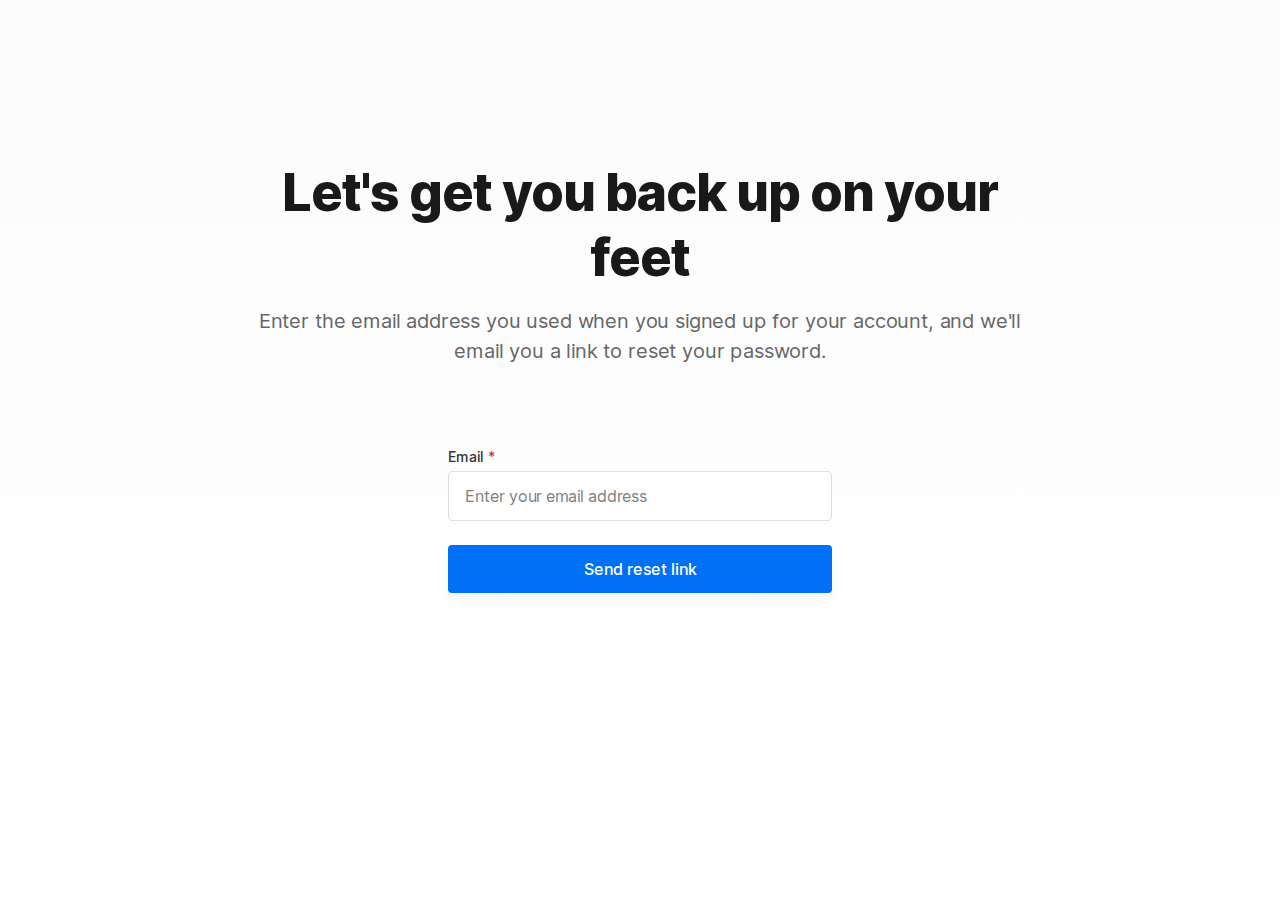
<file: reset-password.html>
<!DOCTYPE html><html lang="en"><head><meta charSet="utf-8"/><meta name="viewport" content="width=device-width, initial-scale=1"/><link rel="preload" href="/_next/static/media/c9a5bc6a7c948fb0-s.p.woff2" as="font" crossorigin="" type="font/woff2"/><link rel="stylesheet" href="/_next/static/css/3fe65cae8e8c36c9.css" crossorigin="" data-precedence="next"/><link rel="preload" as="script" fetchPriority="low" href="/_next/static/chunks/webpack-64f7f83c0f2165a6.js" crossorigin=""/><script src="/_next/static/chunks/fd9d1056-951dadb6711598be.js" async="" crossorigin=""></script><script src="/_next/static/chunks/69-217a943c9908f374.js" async="" crossorigin=""></script><script src="/_next/static/chunks/main-app-7ad3835d355aa83c.js" async="" crossorigin=""></script><script src="/_next/static/chunks/app/layout-a60bc5d500383855.js" async=""></script><title>Reset Password - Simple</title><meta name="description" content="Page description"/><meta name="next-size-adjust"/><script src="/_next/static/chunks/polyfills-c67a75d1b6f99dc8.js" crossorigin="" noModule=""></script></head><body class="__variable_aaf875 font-inter antialiased bg-white text-gray-900 tracking-tight"><main class="grow"><section class="bg-gradient-to-b from-gray-100 to-white"><div class="max-w-6xl mx-auto px-4 sm:px-6"><div class="pt-32 pb-12 md:pt-40 md:pb-20"><div class="max-w-3xl mx-auto text-center pb-12 md:pb-20"><h1 class="h1 mb-4">Let&#x27;s get you back up on your feet</h1><p class="text-xl text-gray-600">Enter the email address you used when you signed up for your account, and we&#x27;ll email you a link to reset your password.</p></div><div class="max-w-sm mx-auto"><form><div class="flex flex-wrap -mx-3 mb-4"><div class="w-full px-3"><label class="block text-gray-800 text-sm font-medium mb-1" for="email">Email <span class="text-red-600">*</span></label><input id="email" type="email" class="form-input w-full text-gray-800" placeholder="Enter your email address" required=""/></div></div><div class="flex flex-wrap -mx-3 mt-6"><div class="w-full px-3"><button class="btn text-white bg-blue-600 hover:bg-blue-700 w-full">Send reset link</button></div></div></form></div></div></div></section></main><script src="/_next/static/chunks/webpack-64f7f83c0f2165a6.js" crossorigin="" async=""></script><script>(self.__next_f=self.__next_f||[]).push([0]);self.__next_f.push([2,null])</script><script>self.__next_f.push([1,"1:HL[\"/_next/static/media/c9a5bc6a7c948fb0-s.p.woff2\",\"font\",{\"crossOrigin\":\"\",\"type\":\"font/woff2\"}]\n2:HL[\"/_next/static/css/3fe65cae8e8c36c9.css\",\"style\",{\"crossOrigin\":\"\"}]\n0:\"$L3\"\n"])</script><script>self.__next_f.push([1,"4:I[7690,[],\"\"]\n6:I[5613,[],\"\"]\n7:I[1778,[],\"\"]\nc:I[2117,[\"185\",\"static/chunks/app/layout-a60bc5d500383855.js\"],\"\"]\ne:I[8955,[],\"\"]\n8:{\"fontFamily\":\"system-ui,\\\"Segoe UI\\\",Roboto,Helvetica,Arial,sans-serif,\\\"Apple Color Emoji\\\",\\\"Segoe UI Emoji\\\"\",\"height\":\"100vh\",\"textAlign\":\"center\",\"display\":\"flex\",\"flexDirection\":\"column\",\"alignItems\":\"center\",\"justifyContent\":\"center\"}\n9:{\"display\":\"inline-block\",\"margin\":\"0 20px 0 0\",\"padding\":\"0 23px 0 0\",\"fontSize\":24,\"fontWeight\":500,\"verticalAlign\":\"top\",\"lineHeig"])</script><script>self.__next_f.push([1,"ht\":\"49px\"}\na:{\"display\":\"inline-block\"}\nb:{\"fontSize\":14,\"fontWeight\":400,\"lineHeight\":\"49px\",\"margin\":0}\nf:[]\n"])</script><script>self.__next_f.push([1,"3:[[[\"$\",\"link\",\"0\",{\"rel\":\"stylesheet\",\"href\":\"/_next/static/css/3fe65cae8e8c36c9.css\",\"precedence\":\"next\",\"crossOrigin\":\"\"}]],[\"$\",\"$L4\",null,{\"buildId\":\"Q_arq91fOKluTpFZPWMKU\",\"assetPrefix\":\"\",\"initialCanonicalUrl\":\"/reset-password\",\"initialTree\":[\"\",{\"children\":[\"(auth)\",{\"children\":[\"reset-password\",{\"children\":[\"__PAGE__\",{}]}]}]},\"$undefined\",\"$undefined\",true],\"initialSeedData\":[\"\",{\"children\":[\"(auth)\",{\"children\":[\"reset-password\",{\"children\":[\"__PAGE__\",{},[\"$L5\",[\"$\",\"section\",null,{\"className\":\"bg-gradient-to-b from-gray-100 to-white\",\"children\":[\"$\",\"div\",null,{\"className\":\"max-w-6xl mx-auto px-4 sm:px-6\",\"children\":[\"$\",\"div\",null,{\"className\":\"pt-32 pb-12 md:pt-40 md:pb-20\",\"children\":[[\"$\",\"div\",null,{\"className\":\"max-w-3xl mx-auto text-center pb-12 md:pb-20\",\"children\":[[\"$\",\"h1\",null,{\"className\":\"h1 mb-4\",\"children\":\"Let's get you back up on your feet\"}],[\"$\",\"p\",null,{\"className\":\"text-xl text-gray-600\",\"children\":\"Enter the email address you used when you signed up for your account, and we'll email you a link to reset your password.\"}]]}],[\"$\",\"div\",null,{\"className\":\"max-w-sm mx-auto\",\"children\":[\"$\",\"form\",null,{\"children\":[[\"$\",\"div\",null,{\"className\":\"flex flex-wrap -mx-3 mb-4\",\"children\":[\"$\",\"div\",null,{\"className\":\"w-full px-3\",\"children\":[[\"$\",\"label\",null,{\"className\":\"block text-gray-800 text-sm font-medium mb-1\",\"htmlFor\":\"email\",\"children\":[\"Email \",[\"$\",\"span\",null,{\"className\":\"text-red-600\",\"children\":\"*\"}]]}],[\"$\",\"input\",null,{\"id\":\"email\",\"type\":\"email\",\"className\":\"form-input w-full text-gray-800\",\"placeholder\":\"Enter your email address\",\"required\":true}]]}]}],[\"$\",\"div\",null,{\"className\":\"flex flex-wrap -mx-3 mt-6\",\"children\":[\"$\",\"div\",null,{\"className\":\"w-full px-3\",\"children\":[\"$\",\"button\",null,{\"className\":\"btn text-white bg-blue-600 hover:bg-blue-700 w-full\",\"children\":\"Send reset link\"}]}]}]]}]}]]}]}]}],null]]},[\"$\",\"$L6\",null,{\"parallelRouterKey\":\"children\",\"segmentPath\":[\"children\",\"(auth)\",\"children\",\"reset-password\",\"children\"],\"loading\":\"$undefined\",\"loadingStyles\":\"$undefined\",\"loadingScripts\":\"$undefined\",\"hasLoading\":false,\"error\":\"$undefined\",\"errorStyles\":\"$undefined\",\"errorScripts\":\"$undefined\",\"template\":[\"$\",\"$L7\",null,{}],\"templateStyles\":\"$undefined\",\"templateScripts\":\"$undefined\",\"notFound\":\"$undefined\",\"notFoundStyles\":\"$undefined\",\"styles\":null}]]},[null,[\"$\",\"main\",null,{\"className\":\"grow\",\"children\":[\"$\",\"$L6\",null,{\"parallelRouterKey\":\"children\",\"segmentPath\":[\"children\",\"(auth)\",\"children\"],\"loading\":\"$undefined\",\"loadingStyles\":\"$undefined\",\"loadingScripts\":\"$undefined\",\"hasLoading\":false,\"error\":\"$undefined\",\"errorStyles\":\"$undefined\",\"errorScripts\":\"$undefined\",\"template\":[\"$\",\"$L7\",null,{}],\"templateStyles\":\"$undefined\",\"templateScripts\":\"$undefined\",\"notFound\":[[\"$\",\"title\",null,{\"children\":\"404: This page could not be found.\"}],[\"$\",\"div\",null,{\"style\":{\"fontFamily\":\"system-ui,\\\"Segoe UI\\\",Roboto,Helvetica,Arial,sans-serif,\\\"Apple Color Emoji\\\",\\\"Segoe UI Emoji\\\"\",\"height\":\"100vh\",\"textAlign\":\"center\",\"display\":\"flex\",\"flexDirection\":\"column\",\"alignItems\":\"center\",\"justifyContent\":\"center\"},\"children\":[\"$\",\"div\",null,{\"children\":[[\"$\",\"style\",null,{\"dangerouslySetInnerHTML\":{\"__html\":\"body{color:#000;background:#fff;margin:0}.next-error-h1{border-right:1px solid rgba(0,0,0,.3)}@media (prefers-color-scheme:dark){body{color:#fff;background:#000}.next-error-h1{border-right:1px solid rgba(255,255,255,.3)}}\"}}],[\"$\",\"h1\",null,{\"className\":\"next-error-h1\",\"style\":{\"display\":\"inline-block\",\"margin\":\"0 20px 0 0\",\"padding\":\"0 23px 0 0\",\"fontSize\":24,\"fontWeight\":500,\"verticalAlign\":\"top\",\"lineHeight\":\"49px\"},\"children\":\"404\"}],[\"$\",\"div\",null,{\"style\":{\"display\":\"inline-block\"},\"children\":[\"$\",\"h2\",null,{\"style\":{\"fontSize\":14,\"fontWeight\":400,\"lineHeight\":\"49px\",\"margin\":0},\"children\":\"This page could not be found.\"}]}]]}]}]],\"notFoundStyles\":[],\"styles\":null}]}],null]]},[null,[\"$\",\"html\",null,{\"lang\":\"en\",\"children\":[\"$\",\"body\",null,{\"className\":\"__variable_aaf875 font-inter antialiased bg-white text-gray-900 tracking-tight\",\"children\":[[\"$\",\"$L6\",null,{\"parallelRouterKey\":\"children\",\"segmentPath\":[\"children\"],\"loading\":\"$undefined\",\"loadingStyles\":\"$undefined\",\"loadingScripts\":\"$undefined\",\"hasLoading\":false,\"error\":\"$undefined\",\"errorStyles\":\"$undefined\",\"errorScripts\":\"$undefined\",\"template\":[\"$\",\"$L7\",null,{}],\"templateStyles\":\"$undefined\",\"templateScripts\":\"$undefined\",\"notFound\":[[\"$\",\"title\",null,{\"children\":\"404: This page could not be found.\"}],[\"$\",\"div\",null,{\"style\":\"$8\",\"children\":[\"$\",\"div\",null,{\"children\":[[\"$\",\"style\",null,{\"dangerouslySetInnerHTML\":{\"__html\":\"body{color:#000;background:#fff;margin:0}.next-error-h1{border-right:1px solid rgba(0,0,0,.3)}@media (prefers-color-scheme:dark){body{color:#fff;background:#000}.next-error-h1{border-right:1px solid rgba(255,255,255,.3)}}\"}}],[\"$\",\"h1\",null,{\"className\":\"next-error-h1\",\"style\":\"$9\",\"children\":\"404\"}],[\"$\",\"div\",null,{\"style\":\"$a\",\"children\":[\"$\",\"h2\",null,{\"style\":\"$b\",\"children\":\"This page could not be found.\"}]}]]}]}]],\"notFoundStyles\":[],\"styles\":null}],[\"$\",\"$Lc\",null,{}]]}]}],null]],\"initialHead\":[false,\"$Ld\"],\"globalErrorComponent\":\"$e\",\"missingSlots\":\"$Wf\"}]]\n"])</script><script>self.__next_f.push([1,"d:[[\"$\",\"meta\",\"0\",{\"name\":\"viewport\",\"content\":\"width=device-width, initial-scale=1\"}],[\"$\",\"meta\",\"1\",{\"charSet\":\"utf-8\"}],[\"$\",\"title\",\"2\",{\"children\":\"Reset Password - Simple\"}],[\"$\",\"meta\",\"3\",{\"name\":\"description\",\"content\":\"Page description\"}],[\"$\",\"meta\",\"4\",{\"name\":\"next-size-adjust\"}]]\n5:null\n"])</script><script>self.__next_f.push([1,""])</script></body></html>
</file>
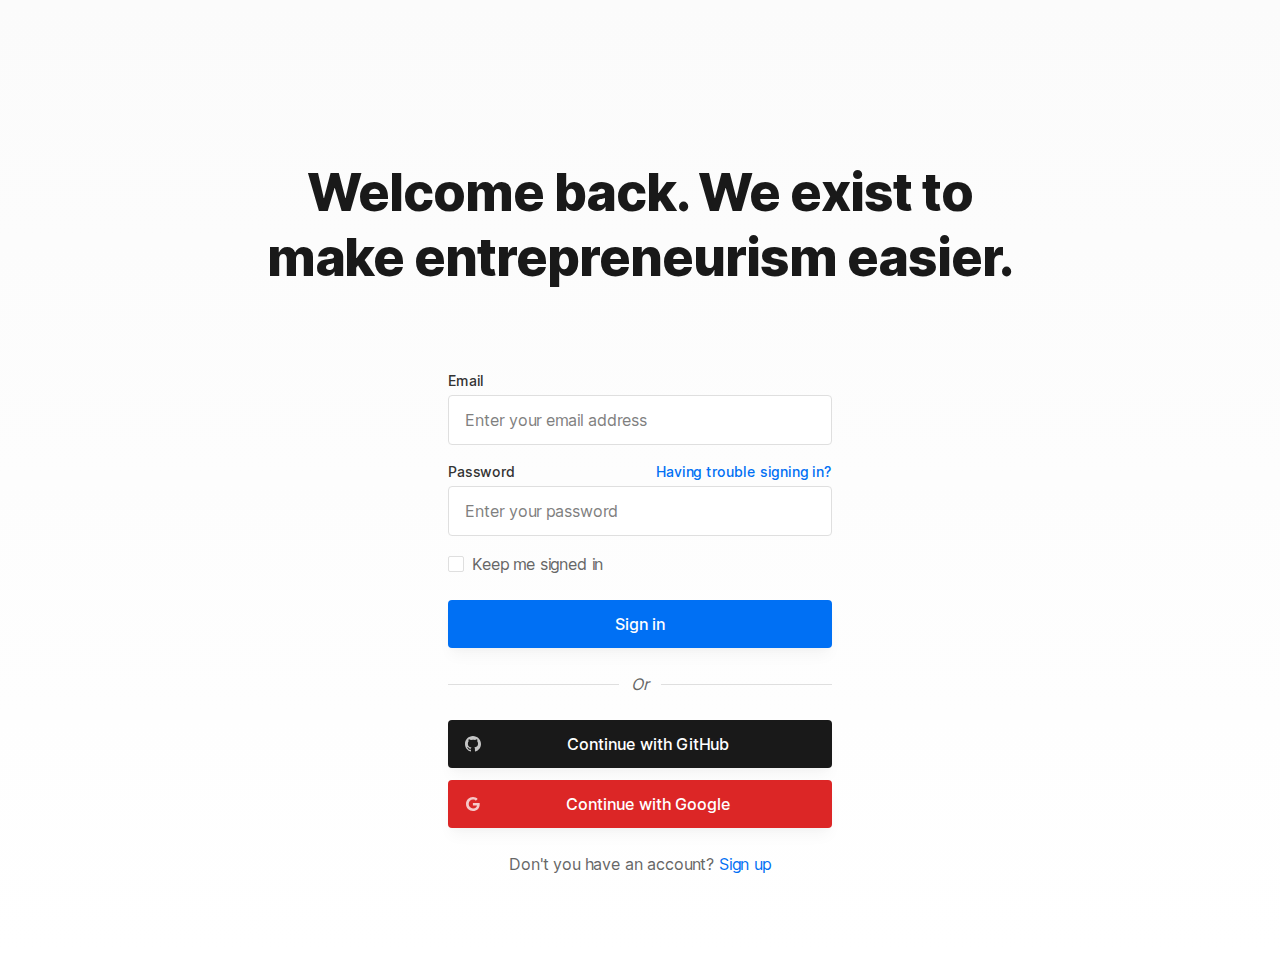
<file: signin.html>
<!DOCTYPE html><html lang="en"><head><meta charSet="utf-8"/><meta name="viewport" content="width=device-width, initial-scale=1"/><link rel="preload" href="/_next/static/media/c9a5bc6a7c948fb0-s.p.woff2" as="font" crossorigin="" type="font/woff2"/><link rel="stylesheet" href="/_next/static/css/3fe65cae8e8c36c9.css" crossorigin="" data-precedence="next"/><link rel="preload" as="script" fetchPriority="low" href="/_next/static/chunks/webpack-64f7f83c0f2165a6.js" crossorigin=""/><script src="/_next/static/chunks/fd9d1056-951dadb6711598be.js" async="" crossorigin=""></script><script src="/_next/static/chunks/69-217a943c9908f374.js" async="" crossorigin=""></script><script src="/_next/static/chunks/main-app-7ad3835d355aa83c.js" async="" crossorigin=""></script><script src="/_next/static/chunks/250-a0b1d251309d4b15.js" async=""></script><script src="/_next/static/chunks/app/(auth)/signin/page-9701200c28c9600c.js" async=""></script><script src="/_next/static/chunks/app/layout-a60bc5d500383855.js" async=""></script><title>Sign In - Simple</title><meta name="description" content="Page description"/><meta name="next-size-adjust"/><script src="/_next/static/chunks/polyfills-c67a75d1b6f99dc8.js" crossorigin="" noModule=""></script></head><body class="__variable_aaf875 font-inter antialiased bg-white text-gray-900 tracking-tight"><main class="grow"><section class="bg-gradient-to-b from-gray-100 to-white"><div class="max-w-6xl mx-auto px-4 sm:px-6"><div class="pt-32 pb-12 md:pt-40 md:pb-20"><div class="max-w-3xl mx-auto text-center pb-12 md:pb-20"><h1 class="h1">Welcome back. We exist to make entrepreneurism easier.</h1></div><div class="max-w-sm mx-auto"><form><div class="flex flex-wrap -mx-3 mb-4"><div class="w-full px-3"><label class="block text-gray-800 text-sm font-medium mb-1" for="email">Email</label><input id="email" type="email" class="form-input w-full text-gray-800" placeholder="Enter your email address" required=""/></div></div><div class="flex flex-wrap -mx-3 mb-4"><div class="w-full px-3"><div class="flex justify-between"><label class="block text-gray-800 text-sm font-medium mb-1" for="password">Password</label><a class="text-sm font-medium text-blue-600 hover:underline" href="/reset-password">Having trouble signing in?</a></div><input id="password" type="password" class="form-input w-full text-gray-800" placeholder="Enter your password" required=""/></div></div><div class="flex flex-wrap -mx-3 mb-4"><div class="w-full px-3"><div class="flex justify-between"><label class="flex items-center"><input type="checkbox" class="form-checkbox"/><span class="text-gray-600 ml-2">Keep me signed in</span></label></div></div></div><div class="flex flex-wrap -mx-3 mt-6"><div class="w-full px-3"><button class="btn text-white bg-blue-600 hover:bg-blue-700 w-full">Sign in</button></div></div></form><div class="flex items-center my-6"><div class="border-t border-gray-300 grow mr-3" aria-hidden="true"></div><div class="text-gray-600 italic">Or</div><div class="border-t border-gray-300 grow ml-3" aria-hidden="true"></div></div><form><div class="flex flex-wrap -mx-3 mb-3"><div class="w-full px-3"><button class="btn px-0 text-white bg-gray-900 hover:bg-gray-800 w-full relative flex items-center"><svg class="w-4 h-4 fill-current text-white opacity-75 shrink-0 mx-4" viewBox="0 0 16 16" xmlns="http://www.w3.org/2000/svg"><path d="M7.95 0C3.578 0 0 3.578 0 7.95c0 3.479 2.286 6.46 5.466 7.553.397.1.497-.199.497-.397v-1.392c-2.187.497-2.683-.993-2.683-.993-.398-.895-.895-1.193-.895-1.193-.696-.497.1-.497.1-.497.795.1 1.192.795 1.192.795.696 1.292 1.888.895 2.286.696.1-.497.298-.895.497-1.093-1.79-.2-3.578-.895-3.578-3.975 0-.895.298-1.59.795-2.087-.1-.2-.397-.994.1-2.087 0 0 .695-.2 2.186.795a6.408 6.408 0 011.987-.299c.696 0 1.392.1 1.988.299 1.49-.994 2.186-.795 2.186-.795.398 1.093.199 1.888.1 2.087.496.596.795 1.291.795 2.087 0 3.08-1.889 3.677-3.677 3.875.298.398.596.895.596 1.59v2.187c0 .198.1.497.596.397C13.714 14.41 16 11.43 16 7.95 15.9 3.578 12.323 0 7.95 0z"></path></svg><span class="flex-auto pl-16 pr-8 -ml-16">Continue with GitHub</span></button></div></div><div class="flex flex-wrap -mx-3"><div class="w-full px-3"><button class="btn px-0 text-white bg-red-600 hover:bg-red-700 w-full relative flex items-center"><svg class="w-4 h-4 fill-current text-white opacity-75 shrink-0 mx-4" viewBox="0 0 16 16" xmlns="http://www.w3.org/2000/svg"><path d="M7.9 7v2.4H12c-.2 1-1.2 3-4 3-2.4 0-4.3-2-4.3-4.4 0-2.4 2-4.4 4.3-4.4 1.4 0 2.3.6 2.8 1.1l1.9-1.8C11.5 1.7 9.9 1 8 1 4.1 1 1 4.1 1 8s3.1 7 7 7c4 0 6.7-2.8 6.7-6.8 0-.5 0-.8-.1-1.2H7.9z"></path></svg><span class="flex-auto pl-16 pr-8 -ml-16">Continue with Google</span></button></div></div></form><div class="text-gray-600 text-center mt-6">Don&#x27;t you have an account? <a class="text-blue-600 hover:underline transition duration-150 ease-in-out" href="/signup">Sign up</a></div></div></div></div></section></main><script src="/_next/static/chunks/webpack-64f7f83c0f2165a6.js" crossorigin="" async=""></script><script>(self.__next_f=self.__next_f||[]).push([0]);self.__next_f.push([2,null])</script><script>self.__next_f.push([1,"1:HL[\"/_next/static/media/c9a5bc6a7c948fb0-s.p.woff2\",\"font\",{\"crossOrigin\":\"\",\"type\":\"font/woff2\"}]\n2:HL[\"/_next/static/css/3fe65cae8e8c36c9.css\",\"style\",{\"crossOrigin\":\"\"}]\n0:\"$L3\"\n"])</script><script>self.__next_f.push([1,"4:I[7690,[],\"\"]\n6:I[5250,[\"250\",\"static/chunks/250-a0b1d251309d4b15.js\",\"161\",\"static/chunks/app/(auth)/signin/page-9701200c28c9600c.js\"],\"\"]\n7:I[5613,[],\"\"]\n8:I[1778,[],\"\"]\nd:I[2117,[\"185\",\"static/chunks/app/layout-a60bc5d500383855.js\"],\"\"]\nf:I[8955,[],\"\"]\n9:{\"fontFamily\":\"system-ui,\\\"Segoe UI\\\",Roboto,Helvetica,Arial,sans-serif,\\\"Apple Color Emoji\\\",\\\"Segoe UI Emoji\\\"\",\"height\":\"100vh\",\"textAlign\":\"center\",\"display\":\"flex\",\"flexDirection\":\"column\",\"alignItems\":\"center\",\"justifyContent\":\"center\"}\na:{\"displ"])</script><script>self.__next_f.push([1,"ay\":\"inline-block\",\"margin\":\"0 20px 0 0\",\"padding\":\"0 23px 0 0\",\"fontSize\":24,\"fontWeight\":500,\"verticalAlign\":\"top\",\"lineHeight\":\"49px\"}\nb:{\"display\":\"inline-block\"}\nc:{\"fontSize\":14,\"fontWeight\":400,\"lineHeight\":\"49px\",\"margin\":0}\n10:[]\n"])</script><script>self.__next_f.push([1,"3:[[[\"$\",\"link\",\"0\",{\"rel\":\"stylesheet\",\"href\":\"/_next/static/css/3fe65cae8e8c36c9.css\",\"precedence\":\"next\",\"crossOrigin\":\"\"}]],[\"$\",\"$L4\",null,{\"buildId\":\"Q_arq91fOKluTpFZPWMKU\",\"assetPrefix\":\"\",\"initialCanonicalUrl\":\"/signin\",\"initialTree\":[\"\",{\"children\":[\"(auth)\",{\"children\":[\"signin\",{\"children\":[\"__PAGE__\",{}]}]}]},\"$undefined\",\"$undefined\",true],\"initialSeedData\":[\"\",{\"children\":[\"(auth)\",{\"children\":[\"signin\",{\"children\":[\"__PAGE__\",{},[\"$L5\",[\"$\",\"section\",null,{\"className\":\"bg-gradient-to-b from-gray-100 to-white\",\"children\":[\"$\",\"div\",null,{\"className\":\"max-w-6xl mx-auto px-4 sm:px-6\",\"children\":[\"$\",\"div\",null,{\"className\":\"pt-32 pb-12 md:pt-40 md:pb-20\",\"children\":[[\"$\",\"div\",null,{\"className\":\"max-w-3xl mx-auto text-center pb-12 md:pb-20\",\"children\":[\"$\",\"h1\",null,{\"className\":\"h1\",\"children\":\"Welcome back. We exist to make entrepreneurism easier.\"}]}],[\"$\",\"div\",null,{\"className\":\"max-w-sm mx-auto\",\"children\":[[\"$\",\"form\",null,{\"children\":[[\"$\",\"div\",null,{\"className\":\"flex flex-wrap -mx-3 mb-4\",\"children\":[\"$\",\"div\",null,{\"className\":\"w-full px-3\",\"children\":[[\"$\",\"label\",null,{\"className\":\"block text-gray-800 text-sm font-medium mb-1\",\"htmlFor\":\"email\",\"children\":\"Email\"}],[\"$\",\"input\",null,{\"id\":\"email\",\"type\":\"email\",\"className\":\"form-input w-full text-gray-800\",\"placeholder\":\"Enter your email address\",\"required\":true}]]}]}],[\"$\",\"div\",null,{\"className\":\"flex flex-wrap -mx-3 mb-4\",\"children\":[\"$\",\"div\",null,{\"className\":\"w-full px-3\",\"children\":[[\"$\",\"div\",null,{\"className\":\"flex justify-between\",\"children\":[[\"$\",\"label\",null,{\"className\":\"block text-gray-800 text-sm font-medium mb-1\",\"htmlFor\":\"password\",\"children\":\"Password\"}],[\"$\",\"$L6\",null,{\"href\":\"/reset-password\",\"className\":\"text-sm font-medium text-blue-600 hover:underline\",\"children\":\"Having trouble signing in?\"}]]}],[\"$\",\"input\",null,{\"id\":\"password\",\"type\":\"password\",\"className\":\"form-input w-full text-gray-800\",\"placeholder\":\"Enter your password\",\"required\":true}]]}]}],[\"$\",\"div\",null,{\"className\":\"flex flex-wrap -mx-3 mb-4\",\"children\":[\"$\",\"div\",null,{\"className\":\"w-full px-3\",\"children\":[\"$\",\"div\",null,{\"className\":\"flex justify-between\",\"children\":[\"$\",\"label\",null,{\"className\":\"flex items-center\",\"children\":[[\"$\",\"input\",null,{\"type\":\"checkbox\",\"className\":\"form-checkbox\"}],[\"$\",\"span\",null,{\"className\":\"text-gray-600 ml-2\",\"children\":\"Keep me signed in\"}]]}]}]}]}],[\"$\",\"div\",null,{\"className\":\"flex flex-wrap -mx-3 mt-6\",\"children\":[\"$\",\"div\",null,{\"className\":\"w-full px-3\",\"children\":[\"$\",\"button\",null,{\"className\":\"btn text-white bg-blue-600 hover:bg-blue-700 w-full\",\"children\":\"Sign in\"}]}]}]]}],[\"$\",\"div\",null,{\"className\":\"flex items-center my-6\",\"children\":[[\"$\",\"div\",null,{\"className\":\"border-t border-gray-300 grow mr-3\",\"aria-hidden\":\"true\"}],[\"$\",\"div\",null,{\"className\":\"text-gray-600 italic\",\"children\":\"Or\"}],[\"$\",\"div\",null,{\"className\":\"border-t border-gray-300 grow ml-3\",\"aria-hidden\":\"true\"}]]}],[\"$\",\"form\",null,{\"children\":[[\"$\",\"div\",null,{\"className\":\"flex flex-wrap -mx-3 mb-3\",\"children\":[\"$\",\"div\",null,{\"className\":\"w-full px-3\",\"children\":[\"$\",\"button\",null,{\"className\":\"btn px-0 text-white bg-gray-900 hover:bg-gray-800 w-full relative flex items-center\",\"children\":[[\"$\",\"svg\",null,{\"className\":\"w-4 h-4 fill-current text-white opacity-75 shrink-0 mx-4\",\"viewBox\":\"0 0 16 16\",\"xmlns\":\"http://www.w3.org/2000/svg\",\"children\":[\"$\",\"path\",null,{\"d\":\"M7.95 0C3.578 0 0 3.578 0 7.95c0 3.479 2.286 6.46 5.466 7.553.397.1.497-.199.497-.397v-1.392c-2.187.497-2.683-.993-2.683-.993-.398-.895-.895-1.193-.895-1.193-.696-.497.1-.497.1-.497.795.1 1.192.795 1.192.795.696 1.292 1.888.895 2.286.696.1-.497.298-.895.497-1.093-1.79-.2-3.578-.895-3.578-3.975 0-.895.298-1.59.795-2.087-.1-.2-.397-.994.1-2.087 0 0 .695-.2 2.186.795a6.408 6.408 0 011.987-.299c.696 0 1.392.1 1.988.299 1.49-.994 2.186-.795 2.186-.795.398 1.093.199 1.888.1 2.087.496.596.795 1.291.795 2.087 0 3.08-1.889 3.677-3.677 3.875.298.398.596.895.596 1.59v2.187c0 .198.1.497.596.397C13.714 14.41 16 11.43 16 7.95 15.9 3.578 12.323 0 7.95 0z\"}]}],[\"$\",\"span\",null,{\"className\":\"flex-auto pl-16 pr-8 -ml-16\",\"children\":\"Continue with GitHub\"}]]}]}]}],[\"$\",\"div\",null,{\"className\":\"flex flex-wrap -mx-3\",\"children\":[\"$\",\"div\",null,{\"className\":\"w-full px-3\",\"children\":[\"$\",\"button\",null,{\"className\":\"btn px-0 text-white bg-red-600 hover:bg-red-700 w-full relative flex items-center\",\"children\":[[\"$\",\"svg\",null,{\"className\":\"w-4 h-4 fill-current text-white opacity-75 shrink-0 mx-4\",\"viewBox\":\"0 0 16 16\",\"xmlns\":\"http://www.w3.org/2000/svg\",\"children\":[\"$\",\"path\",null,{\"d\":\"M7.9 7v2.4H12c-.2 1-1.2 3-4 3-2.4 0-4.3-2-4.3-4.4 0-2.4 2-4.4 4.3-4.4 1.4 0 2.3.6 2.8 1.1l1.9-1.8C11.5 1.7 9.9 1 8 1 4.1 1 1 4.1 1 8s3.1 7 7 7c4 0 6.7-2.8 6.7-6.8 0-.5 0-.8-.1-1.2H7.9z\"}]}],[\"$\",\"span\",null,{\"className\":\"flex-auto pl-16 pr-8 -ml-16\",\"children\":\"Continue with Google\"}]]}]}]}]]}],[\"$\",\"div\",null,{\"className\":\"text-gray-600 text-center mt-6\",\"children\":[\"Don't you have an account? \",[\"$\",\"$L6\",null,{\"href\":\"/signup\",\"className\":\"text-blue-600 hover:underline transition duration-150 ease-in-out\",\"children\":\"Sign up\"}]]}]]}]]}]}]}],null]]},[\"$\",\"$L7\",null,{\"parallelRouterKey\":\"children\",\"segmentPath\":[\"children\",\"(auth)\",\"children\",\"signin\",\"children\"],\"loading\":\"$undefined\",\"loadingStyles\":\"$undefined\",\"loadingScripts\":\"$undefined\",\"hasLoading\":false,\"error\":\"$undefined\",\"errorStyles\":\"$undefined\",\"errorScripts\":\"$undefined\",\"template\":[\"$\",\"$L8\",null,{}],\"templateStyles\":\"$undefined\",\"templateScripts\":\"$undefined\",\"notFound\":\"$undefined\",\"notFoundStyles\":\"$undefined\",\"styles\":null}]]},[null,[\"$\",\"main\",null,{\"className\":\"grow\",\"children\":[\"$\",\"$L7\",null,{\"parallelRouterKey\":\"children\",\"segmentPath\":[\"children\",\"(auth)\",\"children\"],\"loading\":\"$undefined\",\"loadingStyles\":\"$undefined\",\"loadingScripts\":\"$undefined\",\"hasLoading\":false,\"error\":\"$undefined\",\"errorStyles\":\"$undefined\",\"errorScripts\":\"$undefined\",\"template\":[\"$\",\"$L8\",null,{}],\"templateStyles\":\"$undefined\",\"templateScripts\":\"$undefined\",\"notFound\":[[\"$\",\"title\",null,{\"children\":\"404: This page could not be found.\"}],[\"$\",\"div\",null,{\"style\":{\"fontFamily\":\"system-ui,\\\"Segoe UI\\\",Roboto,Helvetica,Arial,sans-serif,\\\"Apple Color Emoji\\\",\\\"Segoe UI Emoji\\\"\",\"height\":\"100vh\",\"textAlign\":\"center\",\"display\":\"flex\",\"flexDirection\":\"column\",\"alignItems\":\"center\",\"justifyContent\":\"center\"},\"children\":[\"$\",\"div\",null,{\"children\":[[\"$\",\"style\",null,{\"dangerouslySetInnerHTML\":{\"__html\":\"body{color:#000;background:#fff;margin:0}.next-error-h1{border-right:1px solid rgba(0,0,0,.3)}@media (prefers-color-scheme:dark){body{color:#fff;background:#000}.next-error-h1{border-right:1px solid rgba(255,255,255,.3)}}\"}}],[\"$\",\"h1\",null,{\"className\":\"next-error-h1\",\"style\":{\"display\":\"inline-block\",\"margin\":\"0 20px 0 0\",\"padding\":\"0 23px 0 0\",\"fontSize\":24,\"fontWeight\":500,\"verticalAlign\":\"top\",\"lineHeight\":\"49px\"},\"children\":\"404\"}],[\"$\",\"div\",null,{\"style\":{\"display\":\"inline-block\"},\"children\":[\"$\",\"h2\",null,{\"style\":{\"fontSize\":14,\"fontWeight\":400,\"lineHeight\":\"49px\",\"margin\":0},\"children\":\"This page could not be found.\"}]}]]}]}]],\"notFoundStyles\":[],\"styles\":null}]}],null]]},[null,[\"$\",\"html\",null,{\"lang\":\"en\",\"children\":[\"$\",\"body\",null,{\"className\":\"__variable_aaf875 font-inter antialiased bg-white text-gray-900 tracking-tight\",\"children\":[[\"$\",\"$L7\",null,{\"parallelRouterKey\":\"children\",\"segmentPath\":[\"children\"],\"loading\":\"$undefined\",\"loadingStyles\":\"$undefined\",\"loadingScripts\":\"$undefined\",\"hasLoading\":false,\"error\":\"$undefined\",\"errorStyles\":\"$undefined\",\"errorScripts\":\"$undefined\",\"template\":[\"$\",\"$L8\",null,{}],\"templateStyles\":\"$undefined\",\"templateScripts\":\"$undefined\",\"notFound\":[[\"$\",\"title\",null,{\"children\":\"404: This page could not be found.\"}],[\"$\",\"div\",null,{\"style\":\"$9\",\"children\":[\"$\",\"div\",null,{\"children\":[[\"$\",\"style\",null,{\"dangerouslySetInnerHTML\":{\"__html\":\"body{color:#000;background:#fff;margin:0}.next-error-h1{border-right:1px solid rgba(0,0,0,.3)}@media (prefers-color-scheme:dark){body{color:#fff;background:#000}.next-error-h1{border-right:1px solid rgba(255,255,255,.3)}}\"}}],[\"$\",\"h1\",null,{\"className\":\"next-error-h1\",\"style\":\"$a\",\"children\":\"404\"}],[\"$\",\"div\",null,{\"style\":\"$b\",\"children\":[\"$\",\"h2\",null,{\"style\":\"$c\",\"children\":\"This page could not be found.\"}]}]]}]}]],\"notFoundStyles\":[],\"styles\":null}],[\"$\",\"$Ld\",null,{}]]}]}],null]],\"initialHead\":[false,\"$Le\"],\"globalErrorComponent\":\"$f\",\"missingSlots\":\"$W10\"}]]\n"])</script><script>self.__next_f.push([1,"e:[[\"$\",\"meta\",\"0\",{\"name\":\"viewport\",\"content\":\"width=device-width, initial-scale=1\"}],[\"$\",\"meta\",\"1\",{\"charSet\":\"utf-8\"}],[\"$\",\"title\",\"2\",{\"children\":\"Sign In - Simple\"}],[\"$\",\"meta\",\"3\",{\"name\":\"description\",\"content\":\"Page description\"}],[\"$\",\"meta\",\"4\",{\"name\":\"next-size-adjust\"}]]\n5:null\n"])</script><script>self.__next_f.push([1,""])</script></body></html>
</file>
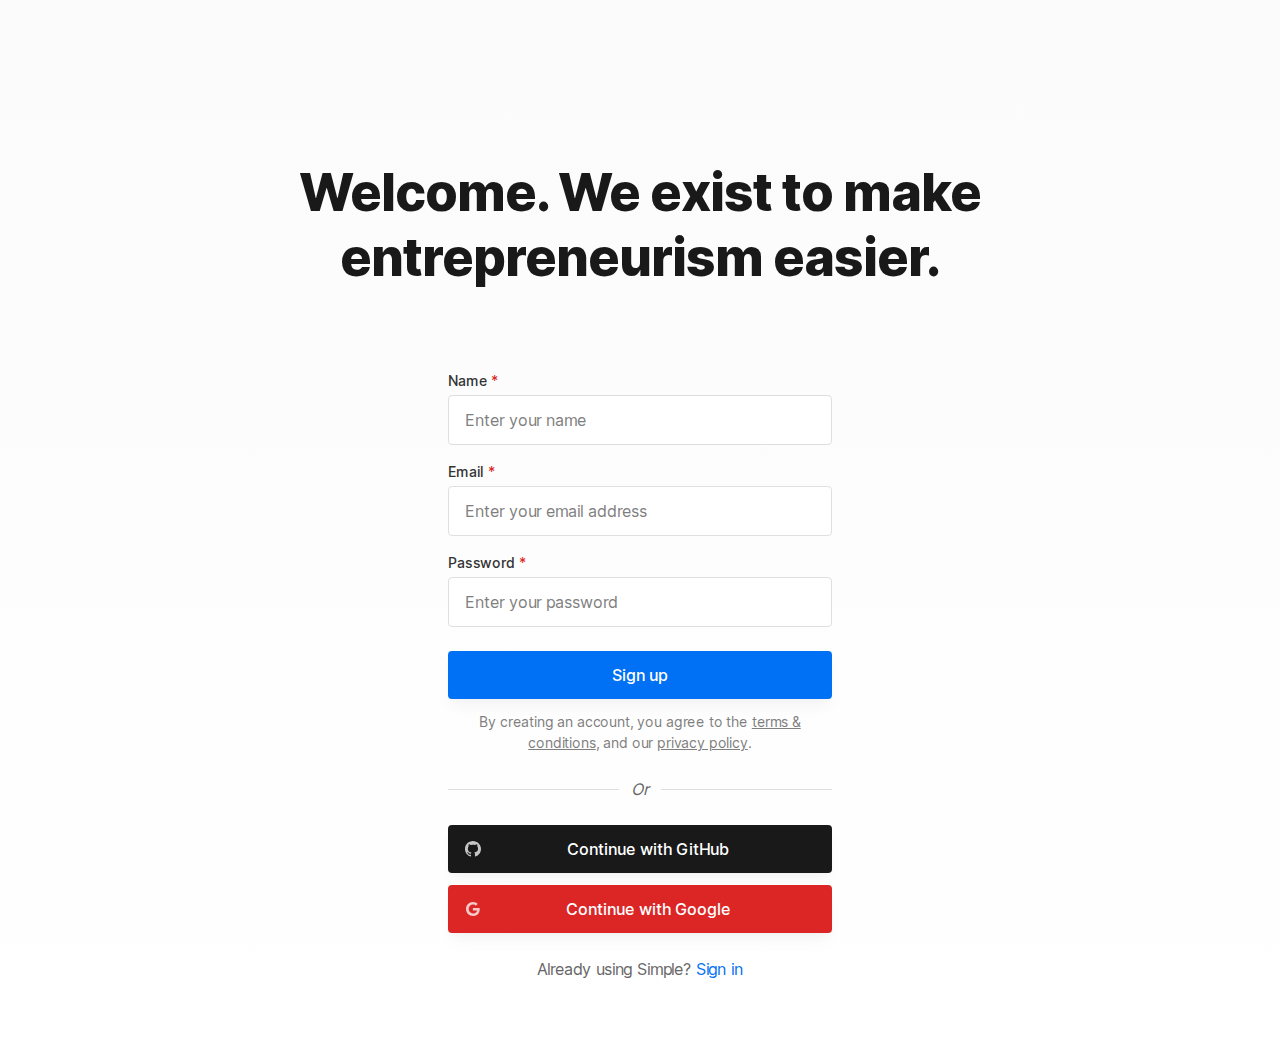
<file: signup.html>
<!DOCTYPE html><html lang="en"><head><meta charSet="utf-8"/><meta name="viewport" content="width=device-width, initial-scale=1"/><link rel="preload" href="/_next/static/media/c9a5bc6a7c948fb0-s.p.woff2" as="font" crossorigin="" type="font/woff2"/><link rel="stylesheet" href="/_next/static/css/3fe65cae8e8c36c9.css" crossorigin="" data-precedence="next"/><link rel="preload" as="script" fetchPriority="low" href="/_next/static/chunks/webpack-64f7f83c0f2165a6.js" crossorigin=""/><script src="/_next/static/chunks/fd9d1056-951dadb6711598be.js" async="" crossorigin=""></script><script src="/_next/static/chunks/69-217a943c9908f374.js" async="" crossorigin=""></script><script src="/_next/static/chunks/main-app-7ad3835d355aa83c.js" async="" crossorigin=""></script><script src="/_next/static/chunks/250-a0b1d251309d4b15.js" async=""></script><script src="/_next/static/chunks/app/(auth)/signup/page-d636dc70c63df949.js" async=""></script><script src="/_next/static/chunks/app/layout-a60bc5d500383855.js" async=""></script><title>Sign Up - Simple</title><meta name="description" content="Page description"/><meta name="next-size-adjust"/><script src="/_next/static/chunks/polyfills-c67a75d1b6f99dc8.js" crossorigin="" noModule=""></script></head><body class="__variable_aaf875 font-inter antialiased bg-white text-gray-900 tracking-tight"><main class="grow"><section class="bg-gradient-to-b from-gray-100 to-white"><div class="max-w-6xl mx-auto px-4 sm:px-6"><div class="pt-32 pb-12 md:pt-40 md:pb-20"><div class="max-w-3xl mx-auto text-center pb-12 md:pb-20"><h1 class="h1">Welcome. We exist to make entrepreneurism easier.</h1></div><div class="max-w-sm mx-auto"><form><div class="flex flex-wrap -mx-3 mb-4"><div class="w-full px-3"><label class="block text-gray-800 text-sm font-medium mb-1" for="name">Name <span class="text-red-600">*</span></label><input id="name" type="text" class="form-input w-full text-gray-800" placeholder="Enter your name" required=""/></div></div><div class="flex flex-wrap -mx-3 mb-4"><div class="w-full px-3"><label class="block text-gray-800 text-sm font-medium mb-1" for="email">Email <span class="text-red-600">*</span></label><input id="email" type="email" class="form-input w-full text-gray-800" placeholder="Enter your email address" required=""/></div></div><div class="flex flex-wrap -mx-3 mb-4"><div class="w-full px-3"><label class="block text-gray-800 text-sm font-medium mb-1" for="password">Password <span class="text-red-600">*</span></label><input id="password" type="password" class="form-input w-full text-gray-800" placeholder="Enter your password" required=""/></div></div><div class="flex flex-wrap -mx-3 mt-6"><div class="w-full px-3"><button class="btn text-white bg-blue-600 hover:bg-blue-700 w-full">Sign up</button></div></div><div class="text-sm text-gray-500 text-center mt-3">By creating an account, you agree to the <a class="underline" href="#0">terms &amp; conditions</a>, and our <a class="underline" href="#0">privacy policy</a>.</div></form><div class="flex items-center my-6"><div class="border-t border-gray-300 grow mr-3" aria-hidden="true"></div><div class="text-gray-600 italic">Or</div><div class="border-t border-gray-300 grow ml-3" aria-hidden="true"></div></div><form><div class="flex flex-wrap -mx-3 mb-3"><div class="w-full px-3"><button class="btn px-0 text-white bg-gray-900 hover:bg-gray-800 w-full relative flex items-center"><svg class="w-4 h-4 fill-current text-white opacity-75 shrink-0 mx-4" viewBox="0 0 16 16" xmlns="http://www.w3.org/2000/svg"><path d="M7.95 0C3.578 0 0 3.578 0 7.95c0 3.479 2.286 6.46 5.466 7.553.397.1.497-.199.497-.397v-1.392c-2.187.497-2.683-.993-2.683-.993-.398-.895-.895-1.193-.895-1.193-.696-.497.1-.497.1-.497.795.1 1.192.795 1.192.795.696 1.292 1.888.895 2.286.696.1-.497.298-.895.497-1.093-1.79-.2-3.578-.895-3.578-3.975 0-.895.298-1.59.795-2.087-.1-.2-.397-.994.1-2.087 0 0 .695-.2 2.186.795a6.408 6.408 0 011.987-.299c.696 0 1.392.1 1.988.299 1.49-.994 2.186-.795 2.186-.795.398 1.093.199 1.888.1 2.087.496.596.795 1.291.795 2.087 0 3.08-1.889 3.677-3.677 3.875.298.398.596.895.596 1.59v2.187c0 .198.1.497.596.397C13.714 14.41 16 11.43 16 7.95 15.9 3.578 12.323 0 7.95 0z"></path></svg><span class="flex-auto pl-16 pr-8 -ml-16">Continue with GitHub</span></button></div></div><div class="flex flex-wrap -mx-3"><div class="w-full px-3"><button class="btn px-0 text-white bg-red-600 hover:bg-red-700 w-full relative flex items-center"><svg class="w-4 h-4 fill-current text-white opacity-75 shrink-0 mx-4" viewBox="0 0 16 16" xmlns="http://www.w3.org/2000/svg"><path d="M7.9 7v2.4H12c-.2 1-1.2 3-4 3-2.4 0-4.3-2-4.3-4.4 0-2.4 2-4.4 4.3-4.4 1.4 0 2.3.6 2.8 1.1l1.9-1.8C11.5 1.7 9.9 1 8 1 4.1 1 1 4.1 1 8s3.1 7 7 7c4 0 6.7-2.8 6.7-6.8 0-.5 0-.8-.1-1.2H7.9z"></path></svg><span class="flex-auto pl-16 pr-8 -ml-16">Continue with Google</span></button></div></div></form><div class="text-gray-600 text-center mt-6">Already using Simple? <a class="text-blue-600 hover:underline transition duration-150 ease-in-out" href="/signin">Sign in</a></div></div></div></div></section></main><script src="/_next/static/chunks/webpack-64f7f83c0f2165a6.js" crossorigin="" async=""></script><script>(self.__next_f=self.__next_f||[]).push([0]);self.__next_f.push([2,null])</script><script>self.__next_f.push([1,"1:HL[\"/_next/static/media/c9a5bc6a7c948fb0-s.p.woff2\",\"font\",{\"crossOrigin\":\"\",\"type\":\"font/woff2\"}]\n2:HL[\"/_next/static/css/3fe65cae8e8c36c9.css\",\"style\",{\"crossOrigin\":\"\"}]\n0:\"$L3\"\n"])</script><script>self.__next_f.push([1,"4:I[7690,[],\"\"]\n6:I[5250,[\"250\",\"static/chunks/250-a0b1d251309d4b15.js\",\"129\",\"static/chunks/app/(auth)/signup/page-d636dc70c63df949.js\"],\"\"]\n7:I[5613,[],\"\"]\n8:I[1778,[],\"\"]\nd:I[2117,[\"185\",\"static/chunks/app/layout-a60bc5d500383855.js\"],\"\"]\nf:I[8955,[],\"\"]\n9:{\"fontFamily\":\"system-ui,\\\"Segoe UI\\\",Roboto,Helvetica,Arial,sans-serif,\\\"Apple Color Emoji\\\",\\\"Segoe UI Emoji\\\"\",\"height\":\"100vh\",\"textAlign\":\"center\",\"display\":\"flex\",\"flexDirection\":\"column\",\"alignItems\":\"center\",\"justifyContent\":\"center\"}\na:{\"displ"])</script><script>self.__next_f.push([1,"ay\":\"inline-block\",\"margin\":\"0 20px 0 0\",\"padding\":\"0 23px 0 0\",\"fontSize\":24,\"fontWeight\":500,\"verticalAlign\":\"top\",\"lineHeight\":\"49px\"}\nb:{\"display\":\"inline-block\"}\nc:{\"fontSize\":14,\"fontWeight\":400,\"lineHeight\":\"49px\",\"margin\":0}\n10:[]\n"])</script><script>self.__next_f.push([1,"3:[[[\"$\",\"link\",\"0\",{\"rel\":\"stylesheet\",\"href\":\"/_next/static/css/3fe65cae8e8c36c9.css\",\"precedence\":\"next\",\"crossOrigin\":\"\"}]],[\"$\",\"$L4\",null,{\"buildId\":\"Q_arq91fOKluTpFZPWMKU\",\"assetPrefix\":\"\",\"initialCanonicalUrl\":\"/signup\",\"initialTree\":[\"\",{\"children\":[\"(auth)\",{\"children\":[\"signup\",{\"children\":[\"__PAGE__\",{}]}]}]},\"$undefined\",\"$undefined\",true],\"initialSeedData\":[\"\",{\"children\":[\"(auth)\",{\"children\":[\"signup\",{\"children\":[\"__PAGE__\",{},[\"$L5\",[\"$\",\"section\",null,{\"className\":\"bg-gradient-to-b from-gray-100 to-white\",\"children\":[\"$\",\"div\",null,{\"className\":\"max-w-6xl mx-auto px-4 sm:px-6\",\"children\":[\"$\",\"div\",null,{\"className\":\"pt-32 pb-12 md:pt-40 md:pb-20\",\"children\":[[\"$\",\"div\",null,{\"className\":\"max-w-3xl mx-auto text-center pb-12 md:pb-20\",\"children\":[\"$\",\"h1\",null,{\"className\":\"h1\",\"children\":\"Welcome. We exist to make entrepreneurism easier.\"}]}],[\"$\",\"div\",null,{\"className\":\"max-w-sm mx-auto\",\"children\":[[\"$\",\"form\",null,{\"children\":[[\"$\",\"div\",null,{\"className\":\"flex flex-wrap -mx-3 mb-4\",\"children\":[\"$\",\"div\",null,{\"className\":\"w-full px-3\",\"children\":[[\"$\",\"label\",null,{\"className\":\"block text-gray-800 text-sm font-medium mb-1\",\"htmlFor\":\"name\",\"children\":[\"Name \",[\"$\",\"span\",null,{\"className\":\"text-red-600\",\"children\":\"*\"}]]}],[\"$\",\"input\",null,{\"id\":\"name\",\"type\":\"text\",\"className\":\"form-input w-full text-gray-800\",\"placeholder\":\"Enter your name\",\"required\":true}]]}]}],[\"$\",\"div\",null,{\"className\":\"flex flex-wrap -mx-3 mb-4\",\"children\":[\"$\",\"div\",null,{\"className\":\"w-full px-3\",\"children\":[[\"$\",\"label\",null,{\"className\":\"block text-gray-800 text-sm font-medium mb-1\",\"htmlFor\":\"email\",\"children\":[\"Email \",[\"$\",\"span\",null,{\"className\":\"text-red-600\",\"children\":\"*\"}]]}],[\"$\",\"input\",null,{\"id\":\"email\",\"type\":\"email\",\"className\":\"form-input w-full text-gray-800\",\"placeholder\":\"Enter your email address\",\"required\":true}]]}]}],[\"$\",\"div\",null,{\"className\":\"flex flex-wrap -mx-3 mb-4\",\"children\":[\"$\",\"div\",null,{\"className\":\"w-full px-3\",\"children\":[[\"$\",\"label\",null,{\"className\":\"block text-gray-800 text-sm font-medium mb-1\",\"htmlFor\":\"password\",\"children\":[\"Password \",[\"$\",\"span\",null,{\"className\":\"text-red-600\",\"children\":\"*\"}]]}],[\"$\",\"input\",null,{\"id\":\"password\",\"type\":\"password\",\"className\":\"form-input w-full text-gray-800\",\"placeholder\":\"Enter your password\",\"required\":true}]]}]}],[\"$\",\"div\",null,{\"className\":\"flex flex-wrap -mx-3 mt-6\",\"children\":[\"$\",\"div\",null,{\"className\":\"w-full px-3\",\"children\":[\"$\",\"button\",null,{\"className\":\"btn text-white bg-blue-600 hover:bg-blue-700 w-full\",\"children\":\"Sign up\"}]}]}],[\"$\",\"div\",null,{\"className\":\"text-sm text-gray-500 text-center mt-3\",\"children\":[\"By creating an account, you agree to the \",[\"$\",\"a\",null,{\"className\":\"underline\",\"href\":\"#0\",\"children\":\"terms \u0026 conditions\"}],\", and our \",[\"$\",\"a\",null,{\"className\":\"underline\",\"href\":\"#0\",\"children\":\"privacy policy\"}],\".\"]}]]}],[\"$\",\"div\",null,{\"className\":\"flex items-center my-6\",\"children\":[[\"$\",\"div\",null,{\"className\":\"border-t border-gray-300 grow mr-3\",\"aria-hidden\":\"true\"}],[\"$\",\"div\",null,{\"className\":\"text-gray-600 italic\",\"children\":\"Or\"}],[\"$\",\"div\",null,{\"className\":\"border-t border-gray-300 grow ml-3\",\"aria-hidden\":\"true\"}]]}],[\"$\",\"form\",null,{\"children\":[[\"$\",\"div\",null,{\"className\":\"flex flex-wrap -mx-3 mb-3\",\"children\":[\"$\",\"div\",null,{\"className\":\"w-full px-3\",\"children\":[\"$\",\"button\",null,{\"className\":\"btn px-0 text-white bg-gray-900 hover:bg-gray-800 w-full relative flex items-center\",\"children\":[[\"$\",\"svg\",null,{\"className\":\"w-4 h-4 fill-current text-white opacity-75 shrink-0 mx-4\",\"viewBox\":\"0 0 16 16\",\"xmlns\":\"http://www.w3.org/2000/svg\",\"children\":[\"$\",\"path\",null,{\"d\":\"M7.95 0C3.578 0 0 3.578 0 7.95c0 3.479 2.286 6.46 5.466 7.553.397.1.497-.199.497-.397v-1.392c-2.187.497-2.683-.993-2.683-.993-.398-.895-.895-1.193-.895-1.193-.696-.497.1-.497.1-.497.795.1 1.192.795 1.192.795.696 1.292 1.888.895 2.286.696.1-.497.298-.895.497-1.093-1.79-.2-3.578-.895-3.578-3.975 0-.895.298-1.59.795-2.087-.1-.2-.397-.994.1-2.087 0 0 .695-.2 2.186.795a6.408 6.408 0 011.987-.299c.696 0 1.392.1 1.988.299 1.49-.994 2.186-.795 2.186-.795.398 1.093.199 1.888.1 2.087.496.596.795 1.291.795 2.087 0 3.08-1.889 3.677-3.677 3.875.298.398.596.895.596 1.59v2.187c0 .198.1.497.596.397C13.714 14.41 16 11.43 16 7.95 15.9 3.578 12.323 0 7.95 0z\"}]}],[\"$\",\"span\",null,{\"className\":\"flex-auto pl-16 pr-8 -ml-16\",\"children\":\"Continue with GitHub\"}]]}]}]}],[\"$\",\"div\",null,{\"className\":\"flex flex-wrap -mx-3\",\"children\":[\"$\",\"div\",null,{\"className\":\"w-full px-3\",\"children\":[\"$\",\"button\",null,{\"className\":\"btn px-0 text-white bg-red-600 hover:bg-red-700 w-full relative flex items-center\",\"children\":[[\"$\",\"svg\",null,{\"className\":\"w-4 h-4 fill-current text-white opacity-75 shrink-0 mx-4\",\"viewBox\":\"0 0 16 16\",\"xmlns\":\"http://www.w3.org/2000/svg\",\"children\":[\"$\",\"path\",null,{\"d\":\"M7.9 7v2.4H12c-.2 1-1.2 3-4 3-2.4 0-4.3-2-4.3-4.4 0-2.4 2-4.4 4.3-4.4 1.4 0 2.3.6 2.8 1.1l1.9-1.8C11.5 1.7 9.9 1 8 1 4.1 1 1 4.1 1 8s3.1 7 7 7c4 0 6.7-2.8 6.7-6.8 0-.5 0-.8-.1-1.2H7.9z\"}]}],[\"$\",\"span\",null,{\"className\":\"flex-auto pl-16 pr-8 -ml-16\",\"children\":\"Continue with Google\"}]]}]}]}]]}],[\"$\",\"div\",null,{\"className\":\"text-gray-600 text-center mt-6\",\"children\":[\"Already using Simple? \",[\"$\",\"$L6\",null,{\"href\":\"/signin\",\"className\":\"text-blue-600 hover:underline transition duration-150 ease-in-out\",\"children\":\"Sign in\"}]]}]]}]]}]}]}],null]]},[\"$\",\"$L7\",null,{\"parallelRouterKey\":\"children\",\"segmentPath\":[\"children\",\"(auth)\",\"children\",\"signup\",\"children\"],\"loading\":\"$undefined\",\"loadingStyles\":\"$undefined\",\"loadingScripts\":\"$undefined\",\"hasLoading\":false,\"error\":\"$undefined\",\"errorStyles\":\"$undefined\",\"errorScripts\":\"$undefined\",\"template\":[\"$\",\"$L8\",null,{}],\"templateStyles\":\"$undefined\",\"templateScripts\":\"$undefined\",\"notFound\":\"$undefined\",\"notFoundStyles\":\"$undefined\",\"styles\":null}]]},[null,[\"$\",\"main\",null,{\"className\":\"grow\",\"children\":[\"$\",\"$L7\",null,{\"parallelRouterKey\":\"children\",\"segmentPath\":[\"children\",\"(auth)\",\"children\"],\"loading\":\"$undefined\",\"loadingStyles\":\"$undefined\",\"loadingScripts\":\"$undefined\",\"hasLoading\":false,\"error\":\"$undefined\",\"errorStyles\":\"$undefined\",\"errorScripts\":\"$undefined\",\"template\":[\"$\",\"$L8\",null,{}],\"templateStyles\":\"$undefined\",\"templateScripts\":\"$undefined\",\"notFound\":[[\"$\",\"title\",null,{\"children\":\"404: This page could not be found.\"}],[\"$\",\"div\",null,{\"style\":{\"fontFamily\":\"system-ui,\\\"Segoe UI\\\",Roboto,Helvetica,Arial,sans-serif,\\\"Apple Color Emoji\\\",\\\"Segoe UI Emoji\\\"\",\"height\":\"100vh\",\"textAlign\":\"center\",\"display\":\"flex\",\"flexDirection\":\"column\",\"alignItems\":\"center\",\"justifyContent\":\"center\"},\"children\":[\"$\",\"div\",null,{\"children\":[[\"$\",\"style\",null,{\"dangerouslySetInnerHTML\":{\"__html\":\"body{color:#000;background:#fff;margin:0}.next-error-h1{border-right:1px solid rgba(0,0,0,.3)}@media (prefers-color-scheme:dark){body{color:#fff;background:#000}.next-error-h1{border-right:1px solid rgba(255,255,255,.3)}}\"}}],[\"$\",\"h1\",null,{\"className\":\"next-error-h1\",\"style\":{\"display\":\"inline-block\",\"margin\":\"0 20px 0 0\",\"padding\":\"0 23px 0 0\",\"fontSize\":24,\"fontWeight\":500,\"verticalAlign\":\"top\",\"lineHeight\":\"49px\"},\"children\":\"404\"}],[\"$\",\"div\",null,{\"style\":{\"display\":\"inline-block\"},\"children\":[\"$\",\"h2\",null,{\"style\":{\"fontSize\":14,\"fontWeight\":400,\"lineHeight\":\"49px\",\"margin\":0},\"children\":\"This page could not be found.\"}]}]]}]}]],\"notFoundStyles\":[],\"styles\":null}]}],null]]},[null,[\"$\",\"html\",null,{\"lang\":\"en\",\"children\":[\"$\",\"body\",null,{\"className\":\"__variable_aaf875 font-inter antialiased bg-white text-gray-900 tracking-tight\",\"children\":[[\"$\",\"$L7\",null,{\"parallelRouterKey\":\"children\",\"segmentPath\":[\"children\"],\"loading\":\"$undefined\",\"loadingStyles\":\"$undefined\",\"loadingScripts\":\"$undefined\",\"hasLoading\":false,\"error\":\"$undefined\",\"errorStyles\":\"$undefined\",\"errorScripts\":\"$undefined\",\"template\":[\"$\",\"$L8\",null,{}],\"templateStyles\":\"$undefined\",\"templateScripts\":\"$undefined\",\"notFound\":[[\"$\",\"title\",null,{\"children\":\"404: This page could not be found.\"}],[\"$\",\"div\",null,{\"style\":\"$9\",\"children\":[\"$\",\"div\",null,{\"children\":[[\"$\",\"style\",null,{\"dangerouslySetInnerHTML\":{\"__html\":\"body{color:#000;background:#fff;margin:0}.next-error-h1{border-right:1px solid rgba(0,0,0,.3)}@media (prefers-color-scheme:dark){body{color:#fff;background:#000}.next-error-h1{border-right:1px solid rgba(255,255,255,.3)}}\"}}],[\"$\",\"h1\",null,{\"className\":\"next-error-h1\",\"style\":\"$a\",\"children\":\"404\"}],[\"$\",\"div\",null,{\"style\":\"$b\",\"children\":[\"$\",\"h2\",null,{\"style\":\"$c\",\"children\":\"This page could not be found.\"}]}]]}]}]],\"notFoundStyles\":[],\"styles\":null}],[\"$\",\"$Ld\",null,{}]]}]}],null]],\"initialHead\":[false,\"$Le\"],\"globalErrorComponent\":\"$f\",\"missingSlots\":\"$W10\"}]]\n"])</script><script>self.__next_f.push([1,"e:[[\"$\",\"meta\",\"0\",{\"name\":\"viewport\",\"content\":\"width=device-width, initial-scale=1\"}],[\"$\",\"meta\",\"1\",{\"charSet\":\"utf-8\"}],[\"$\",\"title\",\"2\",{\"children\":\"Sign Up - Simple\"}],[\"$\",\"meta\",\"3\",{\"name\":\"description\",\"content\":\"Page description\"}],[\"$\",\"meta\",\"4\",{\"name\":\"next-size-adjust\"}]]\n5:null\n"])</script><script>self.__next_f.push([1,""])</script></body></html>
</file>
<file: _next/static/css/3fe65cae8e8c36c9.css>
@font-face{font-family:__Inter_aaf875;font-style:normal;font-weight:100 900;font-display:swap;src:url(/_next/static/media/ec159349637c90ad-s.woff2) format("woff2");unicode-range:u+0460-052f,u+1c80-1c88,u+20b4,u+2de0-2dff,u+a640-a69f,u+fe2e-fe2f}@font-face{font-family:__Inter_aaf875;font-style:normal;font-weight:100 900;font-display:swap;src:url(/_next/static/media/513657b02c5c193f-s.woff2) format("woff2");unicode-range:u+0301,u+0400-045f,u+0490-0491,u+04b0-04b1,u+2116}@font-face{font-family:__Inter_aaf875;font-style:normal;font-weight:100 900;font-display:swap;src:url(/_next/static/media/fd4db3eb5472fc27-s.woff2) format("woff2");unicode-range:u+1f??}@font-face{font-family:__Inter_aaf875;font-style:normal;font-weight:100 900;font-display:swap;src:url(/_next/static/media/51ed15f9841b9f9d-s.woff2) format("woff2");unicode-range:u+0370-0377,u+037a-037f,u+0384-038a,u+038c,u+038e-03a1,u+03a3-03ff}@font-face{font-family:__Inter_aaf875;font-style:normal;font-weight:100 900;font-display:swap;src:url(/_next/static/media/05a31a2ca4975f99-s.woff2) format("woff2");unicode-range:u+0102-0103,u+0110-0111,u+0128-0129,u+0168-0169,u+01a0-01a1,u+01af-01b0,u+0300-0301,u+0303-0304,u+0308-0309,u+0323,u+0329,u+1ea0-1ef9,u+20ab}@font-face{font-family:__Inter_aaf875;font-style:normal;font-weight:100 900;font-display:swap;src:url(/_next/static/media/d6b16ce4a6175f26-s.woff2) format("woff2");unicode-range:u+0100-02af,u+0304,u+0308,u+0329,u+1e00-1e9f,u+1ef2-1eff,u+2020,u+20a0-20ab,u+20ad-20c0,u+2113,u+2c60-2c7f,u+a720-a7ff}@font-face{font-family:__Inter_aaf875;font-style:normal;font-weight:100 900;font-display:swap;src:url(/_next/static/media/c9a5bc6a7c948fb0-s.p.woff2) format("woff2");unicode-range:u+00??,u+0131,u+0152-0153,u+02bb-02bc,u+02c6,u+02da,u+02dc,u+0304,u+0308,u+0329,u+2000-206f,u+2074,u+20ac,u+2122,u+2191,u+2193,u+2212,u+2215,u+feff,u+fffd}@font-face{font-family:__Inter_Fallback_aaf875;src:local("Arial");ascent-override:90.20%;descent-override:22.48%;line-gap-override:0.00%;size-adjust:107.40%}.__className_aaf875{font-family:__Inter_aaf875,__Inter_Fallback_aaf875;font-style:normal}.__variable_aaf875{--font-inter:"__Inter_aaf875","__Inter_Fallback_aaf875"}

/*
! tailwindcss v3.3.6 | MIT License | https://tailwindcss.com
*/*,:after,:before{box-sizing:border-box;border:0 solid #eaeaea}:after,:before{--tw-content:""}html{line-height:1.5;-webkit-text-size-adjust:100%;-moz-tab-size:4;-o-tab-size:4;tab-size:4;font-family:ui-sans-serif,system-ui,-apple-system,BlinkMacSystemFont,Segoe UI,Roboto,Helvetica Neue,Arial,Noto Sans,sans-serif,Apple Color Emoji,Segoe UI Emoji,Segoe UI Symbol,Noto Color Emoji;font-feature-settings:normal;font-variation-settings:normal}body{margin:0;line-height:inherit}hr{height:0;color:inherit;border-top-width:1px}abbr:where([title]){-webkit-text-decoration:underline dotted;text-decoration:underline dotted}h1,h2,h3,h4,h5,h6{font-size:inherit;font-weight:inherit}a{color:inherit;text-decoration:inherit}b,strong{font-weight:bolder}code,kbd,pre,samp{font-family:ui-monospace,SFMono-Regular,Menlo,Monaco,Consolas,Liberation Mono,Courier New,monospace;font-feature-settings:normal;font-variation-settings:normal;font-size:1em}small{font-size:80%}sub,sup{font-size:75%;line-height:0;position:relative;vertical-align:baseline}sub{bottom:-.25em}sup{top:-.5em}table{text-indent:0;border-color:inherit;border-collapse:collapse}button,input,optgroup,select,textarea{font-family:inherit;font-feature-settings:inherit;font-variation-settings:inherit;font-size:100%;font-weight:inherit;line-height:inherit;color:inherit;margin:0;padding:0}button,select{text-transform:none}[type=button],[type=reset],[type=submit],button{-webkit-appearance:button;background-color:transparent;background-image:none}:-moz-focusring{outline:auto}:-moz-ui-invalid{box-shadow:none}progress{vertical-align:baseline}::-webkit-inner-spin-button,::-webkit-outer-spin-button{height:auto}[type=search]{-webkit-appearance:textfield;outline-offset:-2px}::-webkit-search-decoration{-webkit-appearance:none}::-webkit-file-upload-button{-webkit-appearance:button;font:inherit}summary{display:list-item}blockquote,dd,dl,figure,h1,h2,h3,h4,h5,h6,hr,p,pre{margin:0}fieldset{margin:0}fieldset,legend{padding:0}menu,ol,ul{list-style:none;margin:0;padding:0}dialog{padding:0}textarea{resize:vertical}input::-moz-placeholder,textarea::-moz-placeholder{color:#999}input::placeholder,textarea::placeholder{color:#999}[role=button],button{cursor:pointer}:disabled{cursor:default}audio,canvas,embed,iframe,img,object,svg,video{display:block;vertical-align:middle}img,video{max-width:100%;height:auto}[hidden]{display:none}[multiple],[type=date],[type=datetime-local],[type=email],[type=month],[type=number],[type=password],[type=search],[type=tel],[type=text],[type=time],[type=url],[type=week],input:where(:not([type])),select,textarea{-webkit-appearance:none;-moz-appearance:none;appearance:none;background-color:#fff;border-color:#7f7f7f;border-width:1px;border-radius:0;padding:.5rem .75rem;font-size:1rem;line-height:1.5rem;--tw-shadow:0 0 #0000}[multiple]:focus,[type=date]:focus,[type=datetime-local]:focus,[type=email]:focus,[type=month]:focus,[type=number]:focus,[type=password]:focus,[type=search]:focus,[type=tel]:focus,[type=text]:focus,[type=time]:focus,[type=url]:focus,[type=week]:focus,input:where(:not([type])):focus,select:focus,textarea:focus{outline:2px solid transparent;outline-offset:2px;--tw-ring-inset:var(--tw-empty,/*!*/ /*!*/);--tw-ring-offset-width:0px;--tw-ring-offset-color:#fff;--tw-ring-color:#0070f4;--tw-ring-offset-shadow:var(--tw-ring-inset) 0 0 0 var(--tw-ring-offset-width) var(--tw-ring-offset-color);--tw-ring-shadow:var(--tw-ring-inset) 0 0 0 calc(1px + var(--tw-ring-offset-width)) var(--tw-ring-color);box-shadow:var(--tw-ring-offset-shadow),var(--tw-ring-shadow),var(--tw-shadow);border-color:#0070f4}input::-moz-placeholder,textarea::-moz-placeholder{color:#7f7f7f;opacity:1}input::placeholder,textarea::placeholder{color:#7f7f7f;opacity:1}::-webkit-datetime-edit-fields-wrapper{padding:0}::-webkit-date-and-time-value{min-height:1.5em;text-align:inherit}::-webkit-datetime-edit{display:inline-flex}::-webkit-datetime-edit,::-webkit-datetime-edit-day-field,::-webkit-datetime-edit-hour-field,::-webkit-datetime-edit-meridiem-field,::-webkit-datetime-edit-millisecond-field,::-webkit-datetime-edit-minute-field,::-webkit-datetime-edit-month-field,::-webkit-datetime-edit-second-field,::-webkit-datetime-edit-year-field{padding-top:0;padding-bottom:0}select{background-image:url("data:image/svg+xml,%3csvg xmlns='http://www.w3.org/2000/svg' fill='none' viewBox='0 0 20 20'%3e%3cpath stroke='%237F7F7F' stroke-linecap='round' stroke-linejoin='round' stroke-width='1.5' d='M6 8l4 4 4-4'/%3e%3c/svg%3e");background-position:right .5rem center;background-repeat:no-repeat;background-size:1.5em 1.5em;padding-right:2.5rem;-webkit-print-color-adjust:exact;print-color-adjust:exact}[multiple],[size]:where(select:not([size="1"])){background-image:none;background-position:0 0;background-repeat:unset;background-size:initial;padding-right:.75rem;-webkit-print-color-adjust:unset;print-color-adjust:unset}[type=checkbox],[type=radio]{-webkit-appearance:none;-moz-appearance:none;appearance:none;padding:0;-webkit-print-color-adjust:exact;print-color-adjust:exact;display:inline-block;vertical-align:middle;background-origin:border-box;-webkit-user-select:none;-moz-user-select:none;user-select:none;flex-shrink:0;height:1rem;width:1rem;color:#0070f4;background-color:#fff;border-color:#7f7f7f;border-width:1px;--tw-shadow:0 0 #0000}[type=checkbox]{border-radius:0}[type=radio]{border-radius:100%}[type=checkbox]:focus,[type=radio]:focus{outline:2px solid transparent;outline-offset:2px;--tw-ring-inset:var(--tw-empty,/*!*/ /*!*/);--tw-ring-offset-width:2px;--tw-ring-offset-color:#fff;--tw-ring-color:#0070f4;--tw-ring-offset-shadow:var(--tw-ring-inset) 0 0 0 var(--tw-ring-offset-width) var(--tw-ring-offset-color);--tw-ring-shadow:var(--tw-ring-inset) 0 0 0 calc(2px + var(--tw-ring-offset-width)) var(--tw-ring-color);box-shadow:var(--tw-ring-offset-shadow),var(--tw-ring-shadow),var(--tw-shadow)}[type=checkbox]:checked,[type=radio]:checked{border-color:transparent;background-color:currentColor;background-size:100% 100%;background-position:50%;background-repeat:no-repeat}[type=checkbox]:checked{background-image:url("data:image/svg+xml,%3csvg viewBox='0 0 16 16' fill='white' xmlns='http://www.w3.org/2000/svg'%3e%3cpath d='M12.207 4.793a1 1 0 010 1.414l-5 5a1 1 0 01-1.414 0l-2-2a1 1 0 011.414-1.414L6.5 9.086l4.293-4.293a1 1 0 011.414 0z'/%3e%3c/svg%3e")}@media (forced-colors:active){[type=checkbox]:checked{-webkit-appearance:auto;-moz-appearance:auto;appearance:auto}}[type=radio]:checked{background-image:url("data:image/svg+xml,%3csvg viewBox='0 0 16 16' fill='white' xmlns='http://www.w3.org/2000/svg'%3e%3ccircle cx='8' cy='8' r='3'/%3e%3c/svg%3e")}@media (forced-colors:active){[type=radio]:checked{-webkit-appearance:auto;-moz-appearance:auto;appearance:auto}}[type=checkbox]:checked:focus,[type=checkbox]:checked:hover,[type=radio]:checked:focus,[type=radio]:checked:hover{border-color:transparent;background-color:currentColor}[type=checkbox]:indeterminate{background-image:url("data:image/svg+xml,%3csvg xmlns='http://www.w3.org/2000/svg' fill='none' viewBox='0 0 16 16'%3e%3cpath stroke='white' stroke-linecap='round' stroke-linejoin='round' stroke-width='2' d='M4 8h8'/%3e%3c/svg%3e");border-color:transparent;background-color:currentColor;background-size:100% 100%;background-position:50%;background-repeat:no-repeat}@media (forced-colors:active){[type=checkbox]:indeterminate{-webkit-appearance:auto;-moz-appearance:auto;appearance:auto}}[type=checkbox]:indeterminate:focus,[type=checkbox]:indeterminate:hover{border-color:transparent;background-color:currentColor}[type=file]{background:unset;border-color:inherit;border-width:0;border-radius:0;padding:0;font-size:unset;line-height:inherit}[type=file]:focus{outline:1px solid ButtonText;outline:1px auto -webkit-focus-ring-color}*,:after,:before{--tw-border-spacing-x:0;--tw-border-spacing-y:0;--tw-translate-x:0;--tw-translate-y:0;--tw-rotate:0;--tw-skew-x:0;--tw-skew-y:0;--tw-scale-x:1;--tw-scale-y:1;--tw-pan-x: ;--tw-pan-y: ;--tw-pinch-zoom: ;--tw-scroll-snap-strictness:proximity;--tw-gradient-from-position: ;--tw-gradient-via-position: ;--tw-gradient-to-position: ;--tw-ordinal: ;--tw-slashed-zero: ;--tw-numeric-figure: ;--tw-numeric-spacing: ;--tw-numeric-fraction: ;--tw-ring-inset: ;--tw-ring-offset-width:0px;--tw-ring-offset-color:#fff;--tw-ring-color:rgba(51,140,245,.5);--tw-ring-offset-shadow:0 0 #0000;--tw-ring-shadow:0 0 #0000;--tw-shadow:0 0 #0000;--tw-shadow-colored:0 0 #0000;--tw-blur: ;--tw-brightness: ;--tw-contrast: ;--tw-grayscale: ;--tw-hue-rotate: ;--tw-invert: ;--tw-saturate: ;--tw-sepia: ;--tw-drop-shadow: ;--tw-backdrop-blur: ;--tw-backdrop-brightness: ;--tw-backdrop-contrast: ;--tw-backdrop-grayscale: ;--tw-backdrop-hue-rotate: ;--tw-backdrop-invert: ;--tw-backdrop-opacity: ;--tw-backdrop-saturate: ;--tw-backdrop-sepia: }::backdrop{--tw-border-spacing-x:0;--tw-border-spacing-y:0;--tw-translate-x:0;--tw-translate-y:0;--tw-rotate:0;--tw-skew-x:0;--tw-skew-y:0;--tw-scale-x:1;--tw-scale-y:1;--tw-pan-x: ;--tw-pan-y: ;--tw-pinch-zoom: ;--tw-scroll-snap-strictness:proximity;--tw-gradient-from-position: ;--tw-gradient-via-position: ;--tw-gradient-to-position: ;--tw-ordinal: ;--tw-slashed-zero: ;--tw-numeric-figure: ;--tw-numeric-spacing: ;--tw-numeric-fraction: ;--tw-ring-inset: ;--tw-ring-offset-width:0px;--tw-ring-offset-color:#fff;--tw-ring-color:rgba(51,140,245,.5);--tw-ring-offset-shadow:0 0 #0000;--tw-ring-shadow:0 0 #0000;--tw-shadow:0 0 #0000;--tw-shadow-colored:0 0 #0000;--tw-blur: ;--tw-brightness: ;--tw-contrast: ;--tw-grayscale: ;--tw-hue-rotate: ;--tw-invert: ;--tw-saturate: ;--tw-sepia: ;--tw-drop-shadow: ;--tw-backdrop-blur: ;--tw-backdrop-brightness: ;--tw-backdrop-contrast: ;--tw-backdrop-grayscale: ;--tw-backdrop-hue-rotate: ;--tw-backdrop-invert: ;--tw-backdrop-opacity: ;--tw-backdrop-saturate: ;--tw-backdrop-sepia: }.form-input,.form-multiselect,.form-select,.form-textarea{-webkit-appearance:none;-moz-appearance:none;appearance:none;background-color:#fff;border-color:#7f7f7f;border-width:1px;border-radius:0;padding:.5rem .75rem;font-size:1rem;line-height:1.5rem;--tw-shadow:0 0 #0000}.form-input:focus,.form-multiselect:focus,.form-select:focus,.form-textarea:focus{outline:2px solid transparent;outline-offset:2px;--tw-ring-inset:var(--tw-empty,/*!*/ /*!*/);--tw-ring-offset-width:0px;--tw-ring-offset-color:#fff;--tw-ring-color:#0070f4;--tw-ring-offset-shadow:var(--tw-ring-inset) 0 0 0 var(--tw-ring-offset-width) var(--tw-ring-offset-color);--tw-ring-shadow:var(--tw-ring-inset) 0 0 0 calc(1px + var(--tw-ring-offset-width)) var(--tw-ring-color);box-shadow:var(--tw-ring-offset-shadow),var(--tw-ring-shadow),var(--tw-shadow);border-color:#0070f4}.form-input::-moz-placeholder,.form-textarea::-moz-placeholder{color:#7f7f7f;opacity:1}.form-input::placeholder,.form-textarea::placeholder{color:#7f7f7f;opacity:1}.form-input::-webkit-datetime-edit-fields-wrapper{padding:0}.form-input::-webkit-date-and-time-value{min-height:1.5em;text-align:inherit}.form-input::-webkit-datetime-edit{display:inline-flex}.form-input::-webkit-datetime-edit,.form-input::-webkit-datetime-edit-day-field,.form-input::-webkit-datetime-edit-hour-field,.form-input::-webkit-datetime-edit-meridiem-field,.form-input::-webkit-datetime-edit-millisecond-field,.form-input::-webkit-datetime-edit-minute-field,.form-input::-webkit-datetime-edit-month-field,.form-input::-webkit-datetime-edit-second-field,.form-input::-webkit-datetime-edit-year-field{padding-top:0;padding-bottom:0}.form-checkbox,.form-radio{-webkit-appearance:none;-moz-appearance:none;appearance:none;padding:0;-webkit-print-color-adjust:exact;print-color-adjust:exact;display:inline-block;vertical-align:middle;background-origin:border-box;-webkit-user-select:none;-moz-user-select:none;user-select:none;flex-shrink:0;height:1rem;width:1rem;color:#0070f4;background-color:#fff;border-color:#7f7f7f;border-width:1px;--tw-shadow:0 0 #0000}.form-checkbox{border-radius:0}.form-checkbox:focus,.form-radio:focus{outline:2px solid transparent;outline-offset:2px;--tw-ring-inset:var(--tw-empty,/*!*/ /*!*/);--tw-ring-offset-width:2px;--tw-ring-offset-color:#fff;--tw-ring-color:#0070f4;--tw-ring-offset-shadow:var(--tw-ring-inset) 0 0 0 var(--tw-ring-offset-width) var(--tw-ring-offset-color);--tw-ring-shadow:var(--tw-ring-inset) 0 0 0 calc(2px + var(--tw-ring-offset-width)) var(--tw-ring-color);box-shadow:var(--tw-ring-offset-shadow),var(--tw-ring-shadow),var(--tw-shadow)}.form-checkbox:checked,.form-radio:checked{border-color:transparent;background-color:currentColor;background-size:100% 100%;background-position:50%;background-repeat:no-repeat}.form-checkbox:checked{background-image:url("data:image/svg+xml,%3csvg viewBox='0 0 16 16' fill='white' xmlns='http://www.w3.org/2000/svg'%3e%3cpath d='M12.207 4.793a1 1 0 010 1.414l-5 5a1 1 0 01-1.414 0l-2-2a1 1 0 011.414-1.414L6.5 9.086l4.293-4.293a1 1 0 011.414 0z'/%3e%3c/svg%3e")}@media (forced-colors:active){.form-checkbox:checked{-webkit-appearance:auto;-moz-appearance:auto;appearance:auto}}.form-checkbox:checked:focus,.form-checkbox:checked:hover,.form-radio:checked:focus,.form-radio:checked:hover{border-color:transparent;background-color:currentColor}.form-checkbox:indeterminate{background-image:url("data:image/svg+xml,%3csvg xmlns='http://www.w3.org/2000/svg' fill='none' viewBox='0 0 16 16'%3e%3cpath stroke='white' stroke-linecap='round' stroke-linejoin='round' stroke-width='2' d='M4 8h8'/%3e%3c/svg%3e");border-color:transparent;background-color:currentColor;background-size:100% 100%;background-position:50%;background-repeat:no-repeat}@media (forced-colors:active){.form-checkbox:indeterminate{-webkit-appearance:auto;-moz-appearance:auto;appearance:auto}}.form-checkbox:indeterminate:focus,.form-checkbox:indeterminate:hover{border-color:transparent;background-color:currentColor}.h1{font-size:2.625rem}.h1,.h2{font-weight:800;line-height:1.25;letter-spacing:-.02em}.h2,.h3{font-size:2rem}.h3{line-height:1.25}.h3,.h4{font-weight:700}.h4{font-size:1.5rem;line-height:1.375;letter-spacing:-.01em}@media (min-width:768px){.h1{font-size:3.25rem}.h2{font-size:2.625rem}}.btn,.btn-sm{display:inline-flex;align-items:center;justify-content:center;border-radius:.25rem;border-width:1px;border-color:transparent;font-weight:500;line-height:1.375;transition-property:color,background-color,border-color,text-decoration-color,fill,stroke,opacity,box-shadow,transform,filter,-webkit-backdrop-filter;transition-property:color,background-color,border-color,text-decoration-color,fill,stroke,opacity,box-shadow,transform,filter,backdrop-filter;transition-property:color,background-color,border-color,text-decoration-color,fill,stroke,opacity,box-shadow,transform,filter,backdrop-filter,-webkit-backdrop-filter;transition-duration:.15s;transition-timing-function:cubic-bezier(.4,0,.2,1)}.btn{padding:.75rem 2rem;--tw-shadow:0 10px 15px -3px rgba(0,0,0,.04),0 4px 6px -2px rgba(0,0,0,.02);--tw-shadow-colored:0 10px 15px -3px var(--tw-shadow-color),0 4px 6px -2px var(--tw-shadow-color)}.btn,.btn-sm{box-shadow:var(--tw-ring-offset-shadow,0 0 #0000),var(--tw-ring-shadow,0 0 #0000),var(--tw-shadow)}.btn-sm{padding:.5rem 1rem;--tw-shadow:0 1px 3px 0 rgba(0,0,0,.1),0 1px 2px -1px rgba(0,0,0,.1);--tw-shadow-colored:0 1px 3px 0 var(--tw-shadow-color),0 1px 2px -1px var(--tw-shadow-color)}.form-checkbox,.form-input,.form-multiselect,.form-radio,.form-select,.form-textarea{border-width:1px;--tw-border-opacity:1;border-color:rgb(223 223 223/var(--tw-border-opacity));--tw-bg-opacity:1;background-color:rgb(255 255 255/var(--tw-bg-opacity))}.form-checkbox:focus,.form-input:focus,.form-multiselect:focus,.form-radio:focus,.form-select:focus,.form-textarea:focus{--tw-border-opacity:1;border-color:rgb(127 127 127/var(--tw-border-opacity))}.form-checkbox,.form-input,.form-multiselect,.form-select,.form-textarea{border-radius:.25rem}.form-input,.form-multiselect,.form-select,.form-textarea{padding:.75rem 1rem}.form-input::-moz-placeholder,.form-textarea::-moz-placeholder{--tw-placeholder-opacity:1;color:rgb(127 127 127/var(--tw-placeholder-opacity))}.form-input::placeholder,.form-textarea::placeholder{--tw-placeholder-opacity:1;color:rgb(127 127 127/var(--tw-placeholder-opacity))}.form-select{padding-right:2.5rem}.form-checkbox,.form-radio{border-radius:.125rem;--tw-text-opacity:1;color:rgb(51 51 51/var(--tw-text-opacity))}:root{--range-thumb-size:36px}input[type=range]{-webkit-appearance:none;-moz-appearance:none;appearance:none;background:#ccc;border-radius:3px;height:6px;margin-top:(--range-thumb-size - 6px) * .5;margin-bottom:(--range-thumb-size - 6px) * .5;--thumb-size:#{--range-thumb-size}}input[type=range]::-webkit-slider-thumb{appearance:none;-webkit-appearance:none;background-color:#000;background-image:url("data:image/svg+xml,%3Csvg width='12' height='8' xmlns='http://www.w3.org/2000/svg'%3E%3Cpath d='M8 .5v7L12 4zM0 4l4 3.5v-7z' fill='%23FFF' fill-rule='nonzero'/%3E%3C/svg%3E");background-position:50%;background-repeat:no-repeat;border:0;border-radius:50%;cursor:pointer;height:--range-thumb-size;width:--range-thumb-size}input[type=range]::-moz-range-thumb{background-color:#000;background-image:url("data:image/svg+xml,%3Csvg width='12' height='8' xmlns='http://www.w3.org/2000/svg'%3E%3Cpath d='M8 .5v7L12 4zM0 4l4 3.5v-7z' fill='%23FFF' fill-rule='nonzero'/%3E%3C/svg%3E");background-position:50%;background-repeat:no-repeat;border:none;border-radius:50%;cursor:pointer;height:--range-thumb-size;width:--range-thumb-size}input[type=range]::-ms-thumb{background-color:#000;background-image:url("data:image/svg+xml,%3Csvg width='12' height='8' xmlns='http://www.w3.org/2000/svg'%3E%3Cpath d='M8 .5v7L12 4zM0 4l4 3.5v-7z' fill='%23FFF' fill-rule='nonzero'/%3E%3C/svg%3E");background-position:50%;background-repeat:no-repeat;border:0;border-radius:50%;cursor:pointer;height:--range-thumb-size;width:--range-thumb-size}input[type=range]::-moz-focus-outer{border:0}.form-switch{position:relative;-webkit-user-select:none;-moz-user-select:none;user-select:none;width:68px}.form-switch label{display:block;cursor:pointer;overflow:hidden;border-radius:.25rem;height:38px}.form-switch label>span:first-child{position:absolute;display:block;border-radius:.25rem;--tw-shadow:0 1px 3px 0 rgba(0,0,0,.1),0 1px 2px -1px rgba(0,0,0,.1);--tw-shadow-colored:0 1px 3px 0 var(--tw-shadow-color),0 1px 2px -1px var(--tw-shadow-color);box-shadow:var(--tw-ring-offset-shadow,0 0 #0000),var(--tw-ring-shadow,0 0 #0000),var(--tw-shadow);width:30px;height:30px;top:4px;left:4px;right:50%;transition:all .15s ease-out}.form-switch input[type=checkbox]:checked+label{--tw-bg-opacity:1;background-color:rgb(0 112 244/var(--tw-bg-opacity))}.form-switch input[type=checkbox]:checked+label>span:first-child{left:34px}html{scroll-behavior:smooth}.form-checkbox:focus,.form-input:focus,.form-multiselect:focus,.form-radio:focus,.form-select:focus,.form-textarea:focus{--tw-ring-offset-shadow:var(--tw-ring-inset) 0 0 0 var(--tw-ring-offset-width) var(--tw-ring-offset-color);--tw-ring-shadow:var(--tw-ring-inset) 0 0 0 calc(0px + var(--tw-ring-offset-width)) var(--tw-ring-color);box-shadow:var(--tw-ring-offset-shadow),var(--tw-ring-shadow),var(--tw-shadow,0 0 #0000)}.hamburger svg>:first-child,.hamburger svg>:nth-child(2),.hamburger svg>:nth-child(3){transform-origin:center;transform:rotate(0deg)}.hamburger svg>:first-child{transition:y .1s ease-in .25s,transform .22s cubic-bezier(.55,.055,.675,.19),opacity .1s ease-in}.hamburger svg>:nth-child(2){transition:transform .22s cubic-bezier(.55,.055,.675,.19)}.hamburger svg>:nth-child(3){transition:y .1s ease-in .25s,transform .22s cubic-bezier(.55,.055,.675,.19),width .1s ease-in .25s}.hamburger.active svg>:first-child{opacity:0;y:11;transform:rotate(225deg);transition:y .1s ease-out,transform .22s cubic-bezier(.215,.61,.355,1) .12s,opacity .1s ease-out .12s}.hamburger.active svg>:nth-child(2){transform:rotate(225deg);transition:transform .22s cubic-bezier(.215,.61,.355,1) .12s}.hamburger.active svg>:nth-child(3){y:11;transform:rotate(135deg);transition:y .1s ease-out,transform .22s cubic-bezier(.215,.61,.355,1) .12s,width .1s ease-out}@keyframes pulseLoop{0%{opacity:.15;transform:scale(1) translateZ(0)}30%{opacity:.15}60%{opacity:0}80%{opacity:0;transform:scale(1.8) translateZ(0)}}@keyframes pulseMiniLoop{0%{opacity:0;transform:scale(1) translateZ(0)}30%{opacity:.3}50%{opacity:.3}80%{opacity:0;transform:scale(3) translateZ(0)}}.pulse{transform:scale(1);opacity:0;transform-origin:center;animation:pulseLoop 10s linear infinite}.pulse-mini{animation:pulseMiniLoop 6s linear infinite}.pulse-1{animation-delay:-3s}.pulse-2{animation-delay:-6s}.animation-delay-500{animation-delay:.5s!important}.animation-delay-1000{animation-delay:1s!important}.translate-z-0{transform:translateZ(0)}[data-aos=zoom-y-out]{transform:scaleX(1.03);opacity:0;transition-property:transform,opacity}@media screen{html:not(.no-js) body [data-aos=fade-up]{transform:translate3d(0,10px,0)}html:not(.no-js) body [data-aos=fade-down]{transform:translate3d(0,-10px,0)}html:not(.no-js) body [data-aos=fade-right]{transform:translate3d(-10px,0,0)}html:not(.no-js) body [data-aos=fade-left]{transform:translate3d(10px,0,0)}html:not(.no-js) body [data-aos=fade-up-right]{transform:translate3d(-10px,10px,0)}html:not(.no-js) body [data-aos=fade-up-left]{transform:translate3d(10px,10px,0)}html:not(.no-js) body [data-aos=fade-down-right]{transform:translate3d(-10px,-10px,0)}html:not(.no-js) body [data-aos=fade-down-left]{transform:translate3d(10px,-10px,0)}html:not(.no-js) body [data-aos=zoom-in-up]{transform:translate3d(0,10px,0) scale(.6)}html:not(.no-js) body [data-aos=zoom-in-down]{transform:translate3d(0,-10px,0) scale(.6)}html:not(.no-js) body [data-aos=zoom-in-right]{transform:translate3d(-10px,0,0) scale(.6)}html:not(.no-js) body [data-aos=zoom-in-left]{transform:translate3d(10px,0,0) scale(.6)}html:not(.no-js) body [data-aos=zoom-out-up]{transform:translate3d(0,10px,0) scale(1.2)}html:not(.no-js) body [data-aos=zoom-out-down]{transform:translate3d(0,-10px,0) scale(1.2)}html:not(.no-js) body [data-aos=zoom-out-right]{transform:translate3d(-10px,0,0) scale(1.2)}html:not(.no-js) body [data-aos=zoom-out-left]{transform:translate3d(10px,0,0) scale(1.2)}}.sr-only{position:absolute;width:1px;height:1px;padding:0;margin:-1px;overflow:hidden;clip:rect(0,0,0,0);white-space:nowrap;border-width:0}.pointer-events-none{pointer-events:none}.fixed{position:fixed}.absolute{position:absolute}.relative{position:relative}.inset-0{inset:0}.bottom-0{bottom:0}.left-0{left:0}.left-1\/2{left:50%}.left-auto{left:auto}.right-0{right:0}.right-auto{right:auto}.top-0{top:0}.top-1\/2{top:50%}.top-full{top:100%}.-z-1{z-index:-1}.z-20{z-index:20}.z-30{z-index:30}.z-\[99999\]{z-index:99999}.order-first{order:-9999}.col-span-2{grid-column:span 2/span 2}.col-start-2{grid-column-start:2}.col-end-4{grid-column-end:4}.m-auto{margin:auto}.-mx-3{margin-left:-.75rem;margin-right:-.75rem}.mx-3{margin-left:.75rem;margin-right:.75rem}.mx-4{margin-left:1rem;margin-right:1rem}.mx-auto{margin-left:auto;margin-right:auto}.my-2{margin-top:.5rem;margin-bottom:.5rem}.my-6{margin-top:1.5rem;margin-bottom:1.5rem}.-mb-32{margin-bottom:-8rem}.-ml-12{margin-left:-3rem}.-ml-16{margin-left:-4rem}.-ml-px{margin-left:-1px}.-mr-1{margin-right:-.25rem}.-mr-8{margin-right:-2rem}.-mt-1{margin-top:-.25rem}.-mt-3{margin-top:-.75rem}.-mt-8{margin-top:-2rem}.mb-1{margin-bottom:.25rem}.mb-16{margin-bottom:4rem}.mb-2{margin-bottom:.5rem}.mb-3{margin-bottom:.75rem}.mb-4{margin-bottom:1rem}.mb-6{margin-bottom:1.5rem}.mb-8{margin-bottom:2rem}.ml-1{margin-left:.25rem}.ml-2{margin-left:.5rem}.ml-3{margin-left:.75rem}.ml-4{margin-left:1rem}.mr-3{margin-right:.75rem}.mr-4{margin-right:1rem}.mr-8{margin-right:2rem}.mt-2{margin-top:.5rem}.mt-20{margin-top:5rem}.mt-3{margin-top:.75rem}.mt-6{margin-top:1.5rem}.block{display:block}.flex{display:flex}.inline-flex{display:inline-flex}.grid{display:grid}.hidden{display:none}.aspect-video{aspect-ratio:16/9}.h-16{height:4rem}.h-20{height:5rem}.h-3{height:.75rem}.h-4{height:1rem}.h-6{height:1.5rem}.h-8{height:2rem}.h-auto{height:auto}.h-full{height:100%}.h-screen{height:100vh}.max-h-full{max-height:100%}.w-16{width:4rem}.w-3{width:.75rem}.w-4{width:1rem}.w-40{width:10rem}.w-6{width:1.5rem}.w-8{width:2rem}.w-full{width:100%}.w-px{width:1px}.max-w-3xl{max-width:48rem}.max-w-6xl{max-width:72rem}.max-w-full{max-width:100%}.max-w-sm{max-width:24rem}.max-w-xl{max-width:36rem}.max-w-xs{max-width:20rem}.flex-auto{flex:1 1 auto}.flex-shrink-0,.shrink-0{flex-shrink:0}.grow{flex-grow:1}.origin-center{transform-origin:center}.origin-top-right{transform-origin:top right}.-translate-x-1\/2{--tw-translate-x:-50%}.-translate-x-1\/2,.-translate-y-1\/2{transform:translate(var(--tw-translate-x),var(--tw-translate-y)) rotate(var(--tw-rotate)) skewX(var(--tw-skew-x)) skewY(var(--tw-skew-y)) scaleX(var(--tw-scale-x)) scaleY(var(--tw-scale-y))}.-translate-y-1\/2{--tw-translate-y:-50%}.-translate-y-16{--tw-translate-y:-4rem}.-translate-y-16,.-translate-y-2{transform:translate(var(--tw-translate-x),var(--tw-translate-y)) rotate(var(--tw-rotate)) skewX(var(--tw-skew-x)) skewY(var(--tw-skew-y)) scaleX(var(--tw-scale-x)) scaleY(var(--tw-scale-y))}.-translate-y-2{--tw-translate-y:-0.5rem}.translate-y-0{--tw-translate-y:0px}.translate-y-0,.translate-y-1\/2{transform:translate(var(--tw-translate-x),var(--tw-translate-y)) rotate(var(--tw-rotate)) skewX(var(--tw-skew-x)) skewY(var(--tw-skew-y)) scaleX(var(--tw-scale-x)) scaleY(var(--tw-scale-y))}.translate-y-1\/2{--tw-translate-y:50%}.translate-y-16{--tw-translate-y:4rem;transform:translate(var(--tw-translate-x),var(--tw-translate-y)) rotate(var(--tw-rotate)) skewX(var(--tw-skew-x)) skewY(var(--tw-skew-y)) scaleX(var(--tw-scale-x)) scaleY(var(--tw-scale-y))}.\!rotate-180{--tw-rotate:180deg!important;transform:translate(var(--tw-translate-x),var(--tw-translate-y)) rotate(var(--tw-rotate)) skewX(var(--tw-skew-x)) skewY(var(--tw-skew-y)) scaleX(var(--tw-scale-x)) scaleY(var(--tw-scale-y))!important}.rotate-90{--tw-rotate:90deg}.rotate-90,.scale-100{transform:translate(var(--tw-translate-x),var(--tw-translate-y)) rotate(var(--tw-rotate)) skewX(var(--tw-skew-x)) skewY(var(--tw-skew-y)) scaleX(var(--tw-scale-x)) scaleY(var(--tw-scale-y))}.scale-100{--tw-scale-x:1;--tw-scale-y:1}.scale-95{--tw-scale-x:.95;--tw-scale-y:.95}.scale-95,.transform{transform:translate(var(--tw-translate-x),var(--tw-translate-y)) rotate(var(--tw-rotate)) skewX(var(--tw-skew-x)) skewY(var(--tw-skew-y)) scaleX(var(--tw-scale-x)) scaleY(var(--tw-scale-y))}@keyframes float{0%,to{transform:translateY(0)}50%{transform:translateY(-5%)}}.animate-float{animation:float 3s ease-in-out infinite}.cursor-pointer{cursor:pointer}.appearance-none{-webkit-appearance:none;-moz-appearance:none;appearance:none}.grid-cols-4{grid-template-columns:repeat(4,minmax(0,1fr))}.flex-col{flex-direction:column}.flex-wrap{flex-wrap:wrap}.items-start{align-items:flex-start}.items-center{align-items:center}.justify-center{justify-content:center}.justify-between{justify-content:space-between}.gap-2{gap:.5rem}.gap-6{gap:1.5rem}.gap-8{gap:2rem}.overflow-hidden{overflow:hidden}.overflow-scroll{overflow:scroll}.rounded{border-radius:.25rem}.rounded-full{border-radius:9999px}.rounded-sm{border-radius:.125rem}.border{border-width:1px}.border-2{border-width:2px}.border-t{border-top-width:1px}.border-gray-200{--tw-border-opacity:1;border-color:rgb(234 234 234/var(--tw-border-opacity))}.border-gray-300{--tw-border-opacity:1;border-color:rgb(223 223 223/var(--tw-border-opacity))}.border-gray-700{--tw-border-opacity:1;border-color:rgb(76 76 76/var(--tw-border-opacity))}.border-transparent{border-color:transparent}.bg-black{--tw-bg-opacity:1;background-color:rgb(0 0 0/var(--tw-bg-opacity))}.bg-blue-600{--tw-bg-opacity:1;background-color:rgb(0 112 244/var(--tw-bg-opacity))}.bg-gray-100{--tw-bg-opacity:1;background-color:rgb(251 251 251/var(--tw-bg-opacity))}.bg-gray-200{--tw-bg-opacity:1;background-color:rgb(234 234 234/var(--tw-bg-opacity))}.bg-gray-300{--tw-bg-opacity:1;background-color:rgb(223 223 223/var(--tw-bg-opacity))}.bg-gray-800{--tw-bg-opacity:1;background-color:rgb(51 51 51/var(--tw-bg-opacity))}.bg-gray-900{--tw-bg-opacity:1;background-color:rgb(25 25 25/var(--tw-bg-opacity))}.bg-red-600{--tw-bg-opacity:1;background-color:rgb(220 38 38/var(--tw-bg-opacity))}.bg-white{--tw-bg-opacity:1;background-color:rgb(255 255 255/var(--tw-bg-opacity))}.bg-opacity-75{--tw-bg-opacity:0.75}.bg-gradient-to-b{background-image:linear-gradient(to bottom,var(--tw-gradient-stops))}.bg-gradient-to-r{background-image:linear-gradient(to right,var(--tw-gradient-stops))}.from-blue-500{--tw-gradient-from:#338cf5 var(--tw-gradient-from-position);--tw-gradient-to:rgba(51,140,245,0) var(--tw-gradient-to-position);--tw-gradient-stops:var(--tw-gradient-from),var(--tw-gradient-to)}.from-gray-100{--tw-gradient-from:#fbfbfb var(--tw-gradient-from-position);--tw-gradient-to:hsla(0,0%,98%,0) var(--tw-gradient-to-position);--tw-gradient-stops:var(--tw-gradient-from),var(--tw-gradient-to)}.to-white{--tw-gradient-to:#fff var(--tw-gradient-to-position)}.to-yellow-400{--tw-gradient-to:#facc15 var(--tw-gradient-to-position)}.bg-clip-text{-webkit-background-clip:text;background-clip:text}.fill-current{fill:currentColor}.stroke-current{stroke:currentColor}.p-1{padding:.25rem}.p-5{padding:1.25rem}.p-6{padding:1.5rem}.p-px{padding:1px}.px-0{padding-left:0;padding-right:0}.px-12{padding-left:3rem;padding-right:3rem}.px-3{padding-left:.75rem;padding-right:.75rem}.px-4{padding-left:1rem;padding-right:1rem}.px-5{padding-left:1.25rem;padding-right:1.25rem}.px-8{padding-left:2rem;padding-right:2rem}.py-10{padding-top:2.5rem;padding-bottom:2.5rem}.py-12{padding-top:3rem;padding-bottom:3rem}.py-2{padding-top:.5rem;padding-bottom:.5rem}.py-3{padding-top:.75rem;padding-bottom:.75rem}.py-4{padding-top:1rem;padding-bottom:1rem}.py-5{padding-top:1.25rem;padding-bottom:1.25rem}.py-8{padding-top:2rem;padding-bottom:2rem}.pb-12{padding-bottom:3rem}.pb-16{padding-bottom:4rem}.pb-5{padding-bottom:1.25rem}.pl-16{padding-left:4rem}.pr-12{padding-right:3rem}.pr-8{padding-right:2rem}.pt-12{padding-top:3rem}.pt-20{padding-top:5rem}.pt-32{padding-top:8rem}.text-left{text-align:left}.text-center{text-align:center}.font-inter{font-family:var(--font-inter),sans-serif}.text-5xl{font-size:3.25rem}.text-lg{font-size:1.125rem}.text-sm{font-size:.875rem}.text-xl{font-size:1.25rem}.font-bold{font-weight:700}.font-extrabold{font-weight:800}.font-medium{font-weight:500}.italic{font-style:italic}.not-italic{font-style:normal}.leading-snug{line-height:1.375}.leading-tighter{line-height:1.125}.tracking-tight{letter-spacing:-.01em}.tracking-tighter{letter-spacing:-.02em}.text-blue-300{--tw-text-opacity:1;color:rgb(153 197 250/var(--tw-text-opacity))}.text-blue-500{--tw-text-opacity:1;color:rgb(51 140 245/var(--tw-text-opacity))}.text-blue-600{--tw-text-opacity:1;color:rgb(0 112 244/var(--tw-text-opacity))}.text-gray-200{--tw-text-opacity:1;color:rgb(234 234 234/var(--tw-text-opacity))}.text-gray-300{--tw-text-opacity:1;color:rgb(223 223 223/var(--tw-text-opacity))}.text-gray-400{--tw-text-opacity:1;color:rgb(153 153 153/var(--tw-text-opacity))}.text-gray-500{--tw-text-opacity:1;color:rgb(127 127 127/var(--tw-text-opacity))}.text-gray-600{--tw-text-opacity:1;color:rgb(102 102 102/var(--tw-text-opacity))}.text-gray-800{--tw-text-opacity:1;color:rgb(51 51 51/var(--tw-text-opacity))}.text-gray-900{--tw-text-opacity:1;color:rgb(25 25 25/var(--tw-text-opacity))}.text-green-600{--tw-text-opacity:1;color:rgb(22 163 74/var(--tw-text-opacity))}.text-red-600{--tw-text-opacity:1;color:rgb(220 38 38/var(--tw-text-opacity))}.text-transparent{color:transparent}.text-white{--tw-text-opacity:1;color:rgb(255 255 255/var(--tw-text-opacity))}.underline{text-decoration-line:underline}.antialiased{-webkit-font-smoothing:antialiased;-moz-osx-font-smoothing:grayscale}.placeholder-gray-500::-moz-placeholder{--tw-placeholder-opacity:1;color:rgb(127 127 127/var(--tw-placeholder-opacity))}.placeholder-gray-500::placeholder{--tw-placeholder-opacity:1;color:rgb(127 127 127/var(--tw-placeholder-opacity))}.opacity-0{opacity:0}.opacity-100{opacity:1}.opacity-75{opacity:.75}.shadow{--tw-shadow:0 1px 3px 0 rgba(0,0,0,.1),0 1px 2px -1px rgba(0,0,0,.1);--tw-shadow-colored:0 1px 3px 0 var(--tw-shadow-color),0 1px 2px -1px var(--tw-shadow-color)}.shadow,.shadow-2xl{box-shadow:var(--tw-ring-offset-shadow,0 0 #0000),var(--tw-ring-shadow,0 0 #0000),var(--tw-shadow)}.shadow-2xl{--tw-shadow:0 25px 50px -12px rgba(0,0,0,.15);--tw-shadow-colored:0 25px 50px -12px var(--tw-shadow-color)}.shadow-lg{--tw-shadow:0 10px 15px -3px rgba(0,0,0,.04),0 4px 6px -2px rgba(0,0,0,.02);--tw-shadow-colored:0 10px 15px -3px var(--tw-shadow-color),0 4px 6px -2px var(--tw-shadow-color)}.shadow-lg,.shadow-md{box-shadow:var(--tw-ring-offset-shadow,0 0 #0000),var(--tw-ring-shadow,0 0 #0000),var(--tw-shadow)}.shadow-md{--tw-shadow:0 4px 6px -1px rgba(0,0,0,.04),0 2px 4px -1px rgba(0,0,0,.03);--tw-shadow-colored:0 4px 6px -1px var(--tw-shadow-color),0 2px 4px -1px var(--tw-shadow-color)}.shadow-xl{--tw-shadow:0 20px 25px -5px rgba(0,0,0,.12),0 10px 10px -5px rgba(0,0,0,.02);--tw-shadow-colored:0 20px 25px -5px var(--tw-shadow-color),0 10px 10px -5px var(--tw-shadow-color);box-shadow:var(--tw-ring-offset-shadow,0 0 #0000),var(--tw-ring-shadow,0 0 #0000),var(--tw-shadow)}.backdrop-blur-sm{--tw-backdrop-blur:blur(4px);-webkit-backdrop-filter:var(--tw-backdrop-blur) var(--tw-backdrop-brightness) var(--tw-backdrop-contrast) var(--tw-backdrop-grayscale) var(--tw-backdrop-hue-rotate) var(--tw-backdrop-invert) var(--tw-backdrop-opacity) var(--tw-backdrop-saturate) var(--tw-backdrop-sepia);backdrop-filter:var(--tw-backdrop-blur) var(--tw-backdrop-brightness) var(--tw-backdrop-contrast) var(--tw-backdrop-grayscale) var(--tw-backdrop-hue-rotate) var(--tw-backdrop-invert) var(--tw-backdrop-opacity) var(--tw-backdrop-saturate) var(--tw-backdrop-sepia)}.transition{transition-property:color,background-color,border-color,text-decoration-color,fill,stroke,opacity,box-shadow,transform,filter,-webkit-backdrop-filter;transition-property:color,background-color,border-color,text-decoration-color,fill,stroke,opacity,box-shadow,transform,filter,backdrop-filter;transition-property:color,background-color,border-color,text-decoration-color,fill,stroke,opacity,box-shadow,transform,filter,backdrop-filter,-webkit-backdrop-filter;transition-timing-function:cubic-bezier(.4,0,.2,1);transition-duration:.15s}.transition-all{transition-property:all;transition-timing-function:cubic-bezier(.4,0,.2,1);transition-duration:.15s}.transition-opacity{transition-property:opacity;transition-timing-function:cubic-bezier(.4,0,.2,1);transition-duration:.15s}.duration-100{transition-duration:.1s}.duration-150{transition-duration:.15s}.duration-200{transition-duration:.2s}.duration-300{transition-duration:.3s}.duration-700{transition-duration:.7s}.ease-in-out{transition-timing-function:cubic-bezier(.4,0,.2,1)}.ease-out{transition-timing-function:cubic-bezier(0,0,.2,1)}.hover\:bg-blue-700:hover{--tw-bg-opacity:1;background-color:rgb(0 100 218/var(--tw-bg-opacity))}.hover\:bg-gray-800:hover{--tw-bg-opacity:1;background-color:rgb(51 51 51/var(--tw-bg-opacity))}.hover\:bg-red-700:hover{--tw-bg-opacity:1;background-color:rgb(185 28 28/var(--tw-bg-opacity))}.hover\:text-gray-900:hover{--tw-text-opacity:1;color:rgb(25 25 25/var(--tw-text-opacity))}.hover\:underline:hover{text-decoration-line:underline}.hover\:shadow-lg:hover{--tw-shadow:0 10px 15px -3px rgba(0,0,0,.04),0 4px 6px -2px rgba(0,0,0,.02);--tw-shadow-colored:0 10px 15px -3px var(--tw-shadow-color),0 4px 6px -2px var(--tw-shadow-color);box-shadow:var(--tw-ring-offset-shadow,0 0 #0000),var(--tw-ring-shadow,0 0 #0000),var(--tw-shadow)}.focus\:border-gray-600:focus{--tw-border-opacity:1;border-color:rgb(102 102 102/var(--tw-border-opacity))}@media (min-width:640px){.sm\:col-span-12{grid-column:span 12/span 12}.sm\:col-span-6{grid-column:span 6/span 6}.sm\:mb-0{margin-bottom:0}.sm\:mr-2{margin-right:.5rem}.sm\:flex{display:flex}.sm\:w-auto{width:auto}.sm\:max-w-md{max-width:28rem}.sm\:max-w-none{max-width:none}.sm\:grid-cols-12{grid-template-columns:repeat(12,minmax(0,1fr))}.sm\:flex-row{flex-direction:row}.sm\:justify-center{justify-content:center}.sm\:px-6{padding-left:1.5rem;padding-right:1.5rem}}@media (min-width:768px){.md\:order-1{order:1}.md\:col-auto{grid-column:auto}.md\:col-span-3{grid-column:span 3/span 3}.md\:col-span-5{grid-column:span 5/span 5}.md\:col-span-7{grid-column:span 7/span 7}.md\:mx-0{margin-left:0;margin-right:0}.md\:mb-0{margin-bottom:0}.md\:ml-4{margin-left:1rem}.md\:mt-24{margin-top:6rem}.md\:mt-6{margin-top:1.5rem}.md\:flex{display:flex}.md\:grid{display:grid}.md\:hidden{display:none}.md\:h-20{height:5rem}.md\:w-full{width:100%}.md\:max-w-2xl{max-width:42rem}.md\:max-w-4xl{max-width:56rem}.md\:max-w-none{max-width:none}.md\:grow{flex-grow:1}.md\:grid-cols-12{grid-template-columns:repeat(12,minmax(0,1fr))}.md\:grid-cols-2{grid-template-columns:repeat(2,minmax(0,1fr))}.md\:grid-cols-5{grid-template-columns:repeat(5,minmax(0,1fr))}.md\:items-center{align-items:center}.md\:justify-between{justify-content:space-between}.md\:gap-6{gap:1.5rem}.md\:bg-opacity-90{--tw-bg-opacity:0.9}.md\:px-12{padding-left:3rem;padding-right:3rem}.md\:py-12{padding-top:3rem;padding-bottom:3rem}.md\:py-16{padding-top:4rem;padding-bottom:4rem}.md\:py-20{padding-top:5rem;padding-bottom:5rem}.md\:py-8{padding-top:2rem;padding-bottom:2rem}.md\:pb-16{padding-bottom:4rem}.md\:pb-20{padding-bottom:5rem}.md\:pr-4{padding-right:1rem}.md\:pt-20{padding-top:5rem}.md\:pt-28{padding-top:7rem}.md\:pt-40{padding-top:10rem}.md\:text-6xl{font-size:5.5rem}}@media (min-width:1024px){.lg\:col-span-2{grid-column:span 2/span 2}.lg\:col-span-3{grid-column:span 3/span 3}.lg\:col-span-6{grid-column:span 6/span 6}.lg\:mx-0{margin-left:0;margin-right:0}.lg\:mt-0{margin-top:0}.lg\:block{display:block}.lg\:w-auto{width:auto}.lg\:max-w-none{max-width:none}.lg\:max-w-xl{max-width:36rem}.lg\:grid-cols-3{grid-template-columns:repeat(3,minmax(0,1fr))}.lg\:flex-row{flex-direction:row}.lg\:px-5{padding-left:1.25rem;padding-right:1.25rem}.lg\:pr-12{padding-right:3rem}.lg\:text-left{text-align:left}.lg\:text-right{text-align:right}}@media (min-width:1280px){.xl\:pr-16{padding-right:4rem}}
</file>
